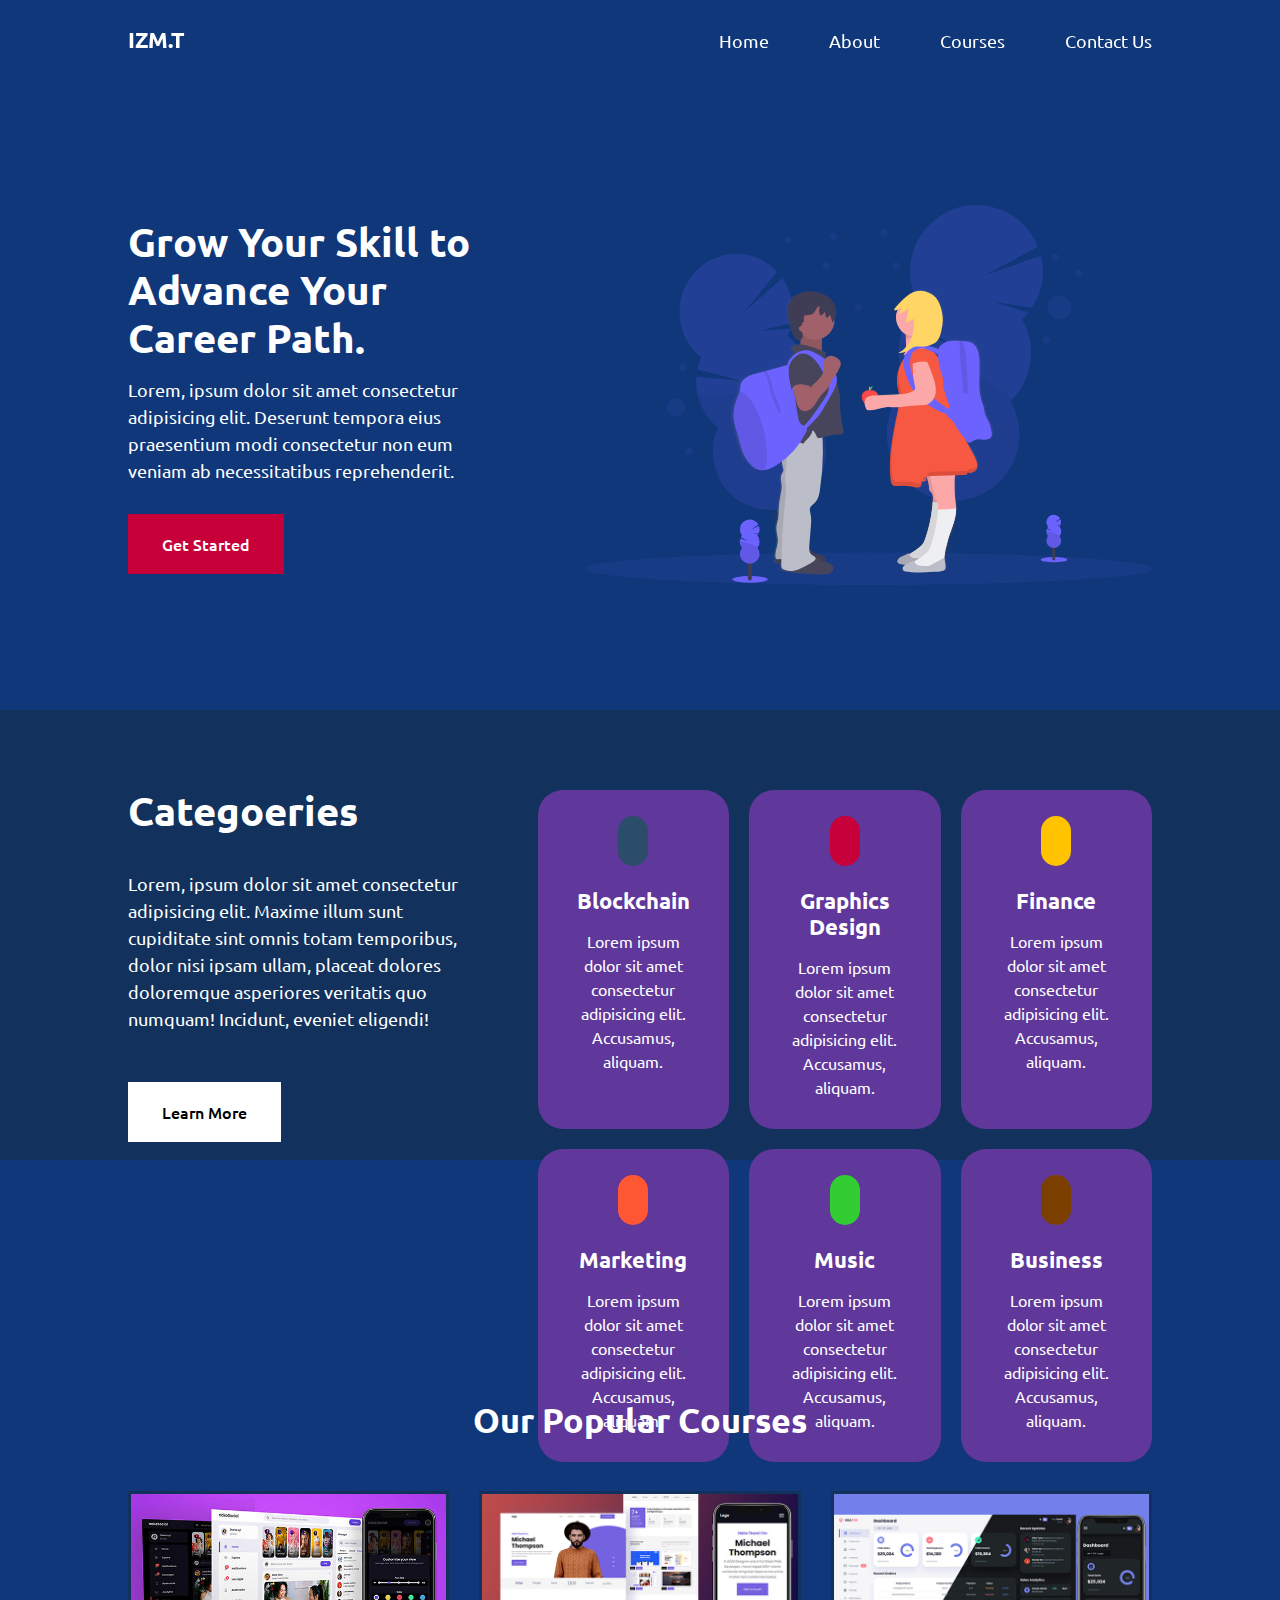
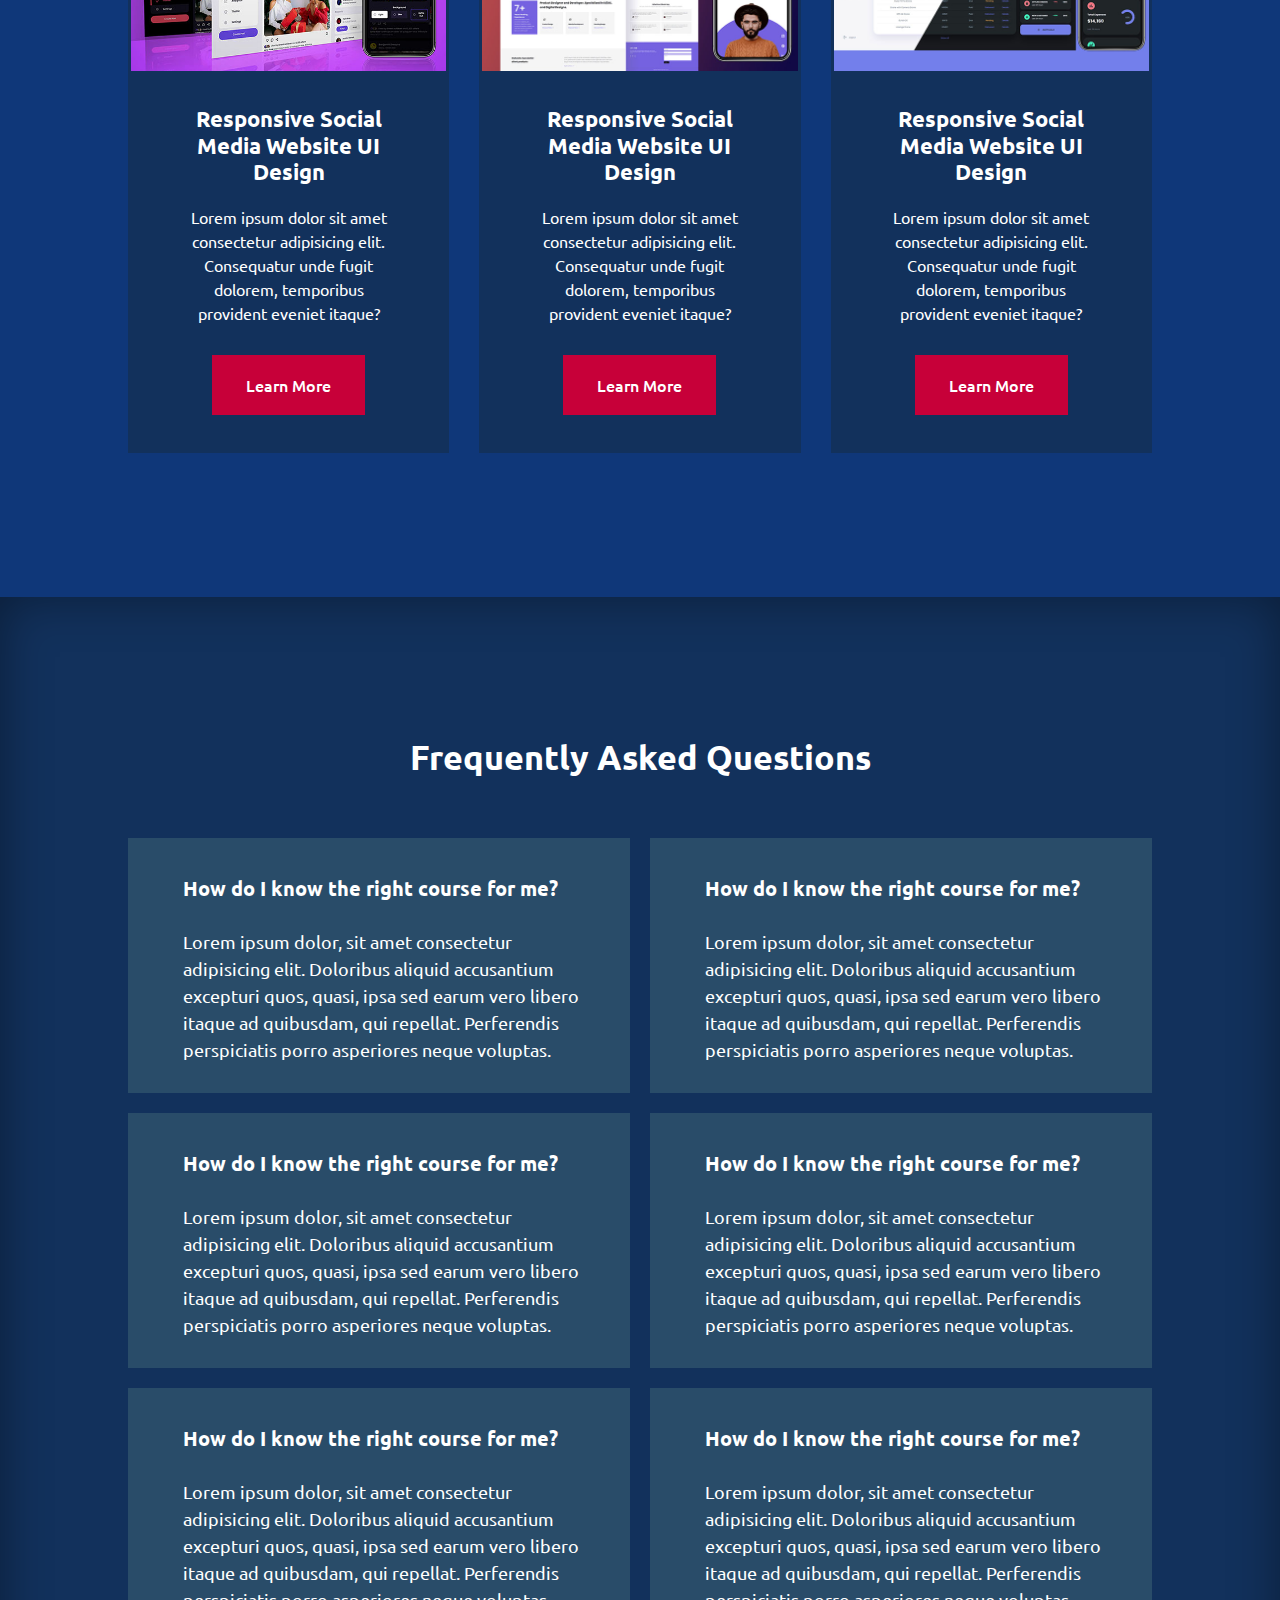
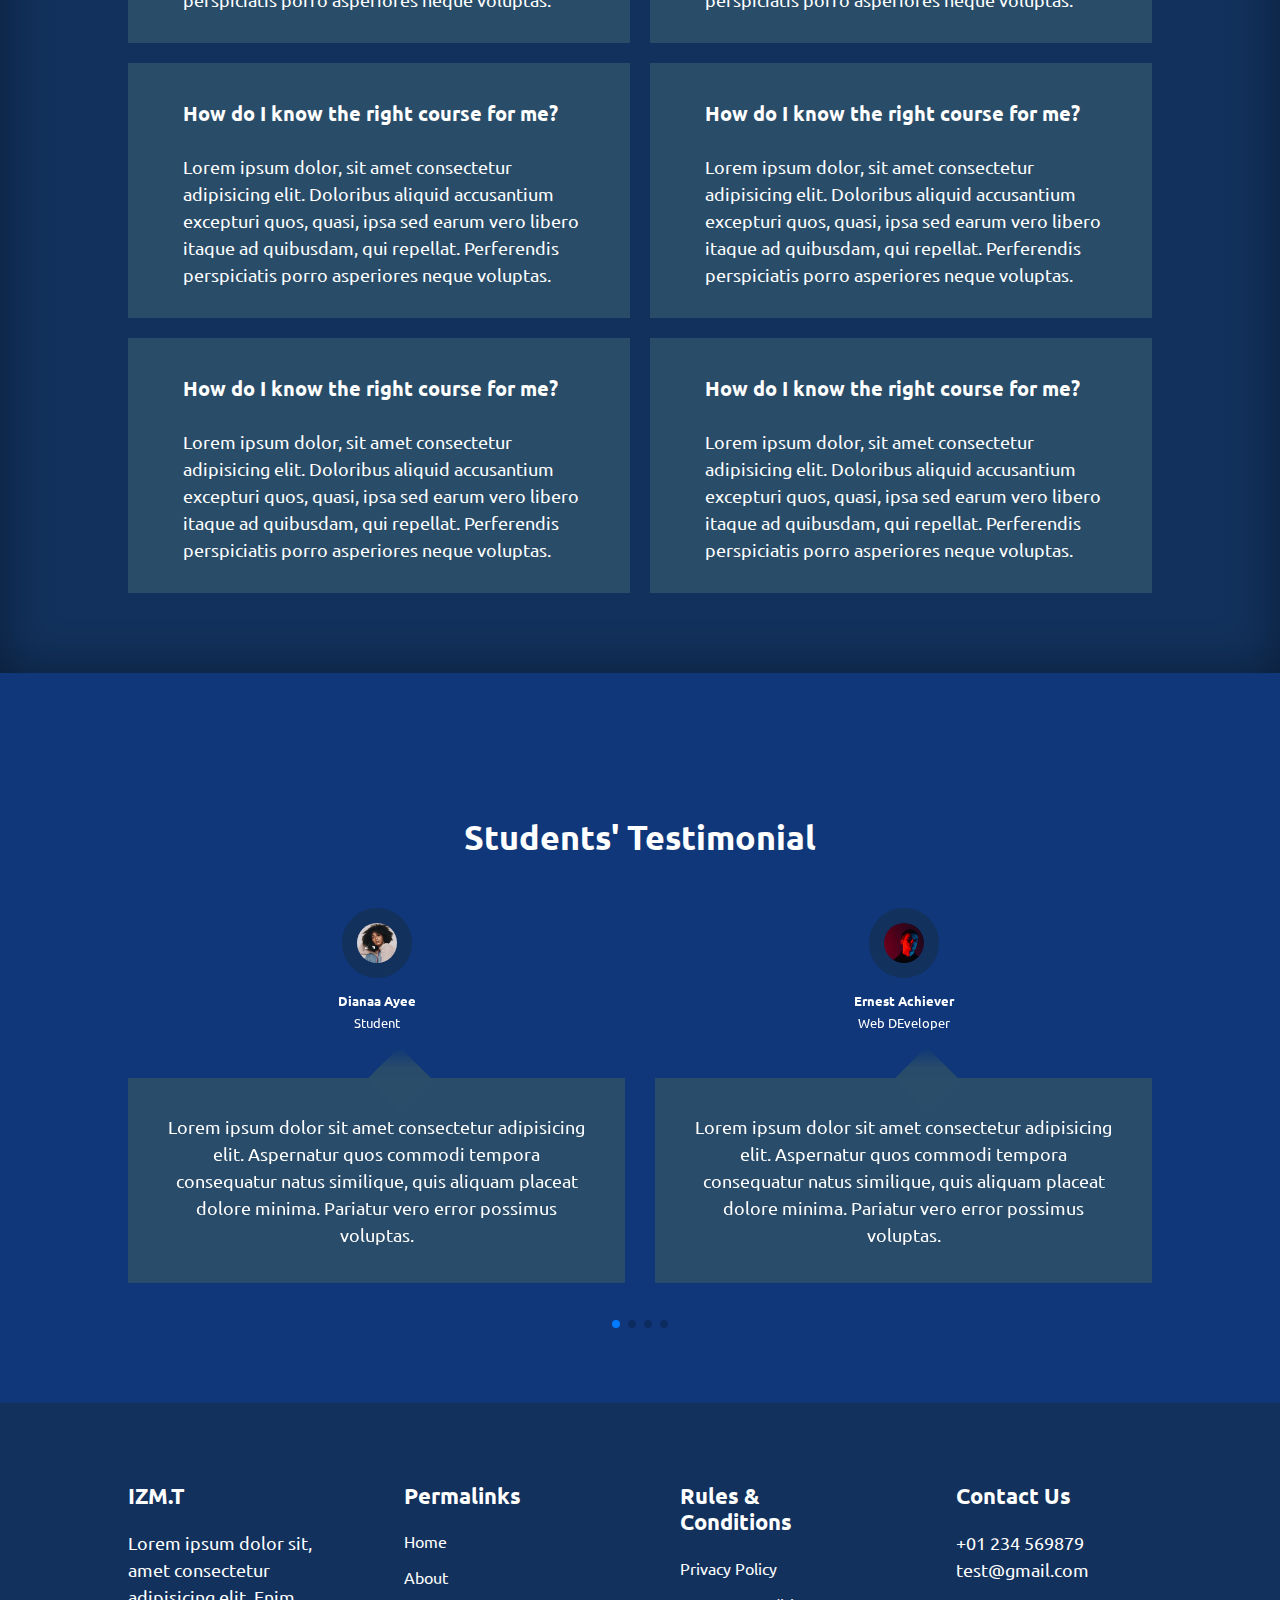
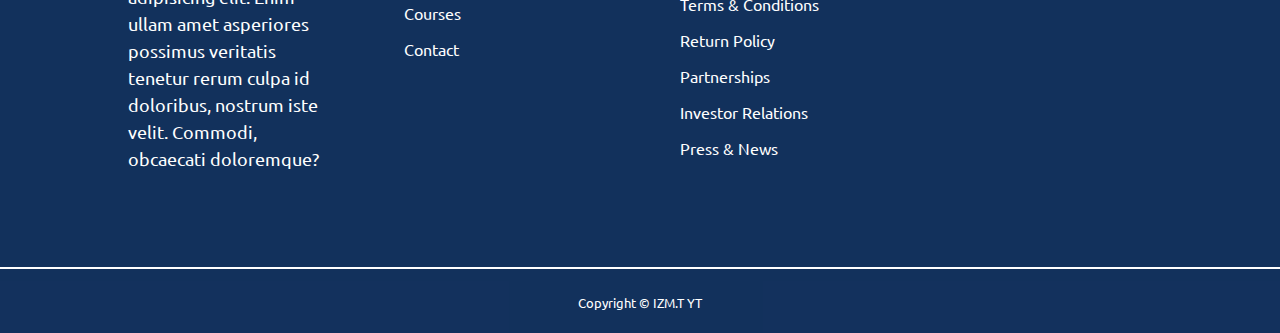
<file: index.html>
<!DOCTYPE html>
<html lang="en">
<head>
    <meta charset="UTF-8">
    <meta http-equiv="X-UA-Compatible" content="IE=edge">
    <meta name="viewport" content="width=device-width, initial-scale=1.0">
    <title>Multipage Education Website </title>

    <link rel="stylesheet" href="./css/style.css">

    <!----------------- GOOGLE FONTS-UBUNTU ----------------->
    <link rel="preconnect" href="https://fonts.googleapis.com">
    <link rel="preconnect" href="https://fonts.gstatic.com" crossorigin>
    <link
        href="https://fonts.googleapis.com/css2?family=Nunito:wght@200;400;600&family=Ubuntu:wght@300;400;500;700&display=swap"
        rel="stylesheet">

    <!-------------------- SWIPERJS CDN ---------------------->
    <link rel="stylesheet" href="https://unpkg.com/swiper@8/swiper-bundle.min.css"/>

    <!-- ICONSCOUT CDN -->
    <link rel="stylesheet" href="https://unicons.iconscout.com/release/v2.1.6/css/unicons.css">

</head>
<body>
    <nav>
        <div class="container nav_container">
            <a href="index.html">
                <h4> IZM.T </h4>
            </a>
            <ul class="nav_menu">
                <li><a href="index.html"> Home </a></li>
                <li><a href="about.html"> About </a></li>
                <li><a href="courses.html"> Courses </a></li>
                <li><a href="contact.html"> Contact Us </a></li>
            </ul>
            <button id="open-menu-btn"><i class="uil uil-bars"></i></button>
            <button id="close-menu-btn"><i class="uil uil-times"></i></i></button>
        </div>
    </nav>

    <!----------------------- END OF NAVBAR -------------------------->

    <header>
        <div class="container header_container">
            <div class="header_left">
                <h1> Grow Your Skill to Advance Your Career Path. </h1>
                <p>Lorem, ipsum dolor sit amet consectetur adipisicing elit. Deserunt tempora eius praesentium modi
                    consectetur non eum veniam ab necessitatibus reprehenderit.</p>
                <a href="courses.html" class="btn btn-primary"> Get Started </a>
            </div>
            <div class="header_right">
                <div class="header_right-image">
                    <img src="./images/header.svg">
                </div>
            </div>
        </div>
    </header>

    <!----------------------- END OF HEADER -------------------------->

    <section class="categories">
        <div class="container categories_container">
            <div class="categories_left">
                <h1> Categoeries </h1>
                <p>Lorem, ipsum dolor sit amet consectetur adipisicing elit. Maxime illum sunt cupiditate sint omnis
                    totam temporibus, dolor nisi ipsam ullam, placeat dolores doloremque asperiores veritatis quo
                    numquam! Incidunt, eveniet eligendi!</p>
                <a href="#" class="btn"> Learn More </a>
            </div>
            <div class="categories_right">
                <article class="category">
                    <span class="category_icon"><i class="uil uil-bitcoin-circle"></i></span>
                    <h4>Blockchain </h4>
                    <p>Lorem ipsum dolor sit amet consectetur adipisicing elit. Accusamus, aliquam.</p>
                </article>
                <article class="category">
                    <span class="category_icon"><i class="uil uil-palette"></i></i></span>
                    <h4>Graphics Design </h4>
                    <p>Lorem ipsum dolor sit amet consectetur adipisicing elit. Accusamus, aliquam.</p>
                </article>
                <article class="category">
                    <span class="category_icon"><i class="uil uil-dollar-alt"></i></span>
                    <h4>Finance </h4>
                    <p>Lorem ipsum dolor sit amet consectetur adipisicing elit. Accusamus, aliquam.</p>
                </article>
                <article class="category">
                    <span class="category_icon"><i class="uil uil-megaphone"></i></span>
                    <h4>Marketing </h4>
                    <p>Lorem ipsum dolor sit amet consectetur adipisicing elit. Accusamus, aliquam.</p>
                </article>
                <article class="category">
                    <span class="category_icon"><i class="uil uil-music"></i></span>
                    <h4>Music </h4>
                    <p>Lorem ipsum dolor sit amet consectetur adipisicing elit. Accusamus, aliquam.</p>
                </article>
                <article class="category">
                    <span class="category_icon"><i class="uil uil-money-insert"></i></span>
                    <h4>Business </h4>
                    <p>Lorem ipsum dolor sit amet consectetur adipisicing elit. Accusamus, aliquam.</p>
                </article>
            </div>
        </div>
    </section>

    <!----------------------- END OF CATEGORIES -------------------------->

    <section class="courses">
        <h2> Our Popular Courses </h2>
        <div class="container courses_cointainer">
            <article class="courses_details">
                <div class="courses_image">
                    <img src="./images/course1.jpg">
                </div>
                <div class="courses_info">
                    <h4> Responsive Social Media Website UI Design </h4>
                    <p>Lorem ipsum dolor sit amet consectetur adipisicing elit. Consequatur unde fugit dolorem,
                        temporibus provident eveniet itaque?</p>
                    <a href="courses.html" class="btn btn-primary">Learn More</a>
                </div>
            </article>
            <article class="courses_details">
                <div class="courses_image">
                    <img src="./images/course2.jpg">
                </div>
                <div class="courses_info">
                    <h4> Responsive Social Media Website UI Design </h4>
                    <p>Lorem ipsum dolor sit amet consectetur adipisicing elit. Consequatur unde fugit dolorem,
                        temporibus provident eveniet itaque?</p>
                    <a href="courses.html" class="btn btn-primary">Learn More</a>
                </div>
            </article>
            <article class="courses_details">
                <div class="courses_image">
                    <img src="./images/course3.jpg">
                </div>
                <div class="courses_info">
                    <h4> Responsive Social Media Website UI Design </h4>
                    <p>Lorem ipsum dolor sit amet consectetur adipisicing elit. Consequatur unde fugit dolorem,
                        temporibus provident eveniet itaque?</p>
                    <a href="courses.html" class="btn btn-primary">Learn More</a>
                </div>
            </article>
        </div>
    </section>

    <!----------------------- END OF COURSES -------------------------->

    <section class="faqs">
        <h2> Frequently Asked Questions </h2>
        <div class="container faqs_container">
            <article class="faq open">
                <div class="faqs_icon"><i class="uil uil-plus"></i></div>
                <div class="questions_answer">
                    <h4>How do I know the right course for me?</h4>
                    <p>Lorem ipsum dolor, sit amet consectetur adipisicing elit. Doloribus aliquid accusantium excepturi
                        quos, quasi, ipsa sed earum vero libero itaque ad quibusdam, qui repellat. Perferendis
                        perspiciatis porro asperiores neque voluptas.</p>
                </div>
            </article>
            <article class="faq open">
                <div class="faqs_icon"><i class="uil uil-plus"></i></div>
                <div class="questions_answer">
                    <h4>How do I know the right course for me?</h4>
                    <p>Lorem ipsum dolor, sit amet consectetur adipisicing elit. Doloribus aliquid accusantium excepturi
                        quos, quasi, ipsa sed earum vero libero itaque ad quibusdam, qui repellat. Perferendis
                        perspiciatis porro asperiores neque voluptas.</p>
                </div>
            </article>
            <article class="faq open">
                <div class="faqs_icon"><i class="uil uil-plus"></i></div>
                <div class="questions_answer">
                    <h4>How do I know the right course for me?</h4>
                    <p>Lorem ipsum dolor, sit amet consectetur adipisicing elit. Doloribus aliquid accusantium excepturi
                        quos, quasi, ipsa sed earum vero libero itaque ad quibusdam, qui repellat. Perferendis
                        perspiciatis porro asperiores neque voluptas.</p>
                </div>
            </article>
            <article class="faq open">
                <div class="faqs_icon"><i class="uil uil-plus"></i></div>
                <div class="questions_answer">
                    <h4>How do I know the right course for me?</h4>
                    <p>Lorem ipsum dolor, sit amet consectetur adipisicing elit. Doloribus aliquid accusantium excepturi
                        quos, quasi, ipsa sed earum vero libero itaque ad quibusdam, qui repellat. Perferendis
                        perspiciatis porro asperiores neque voluptas.</p>
                </div>
            </article>
            <article class="faq open">
                <div class="faqs_icon"><i class="uil uil-plus"></i></div>
                <div class="questions_answer">
                    <h4>How do I know the right course for me?</h4>
                    <p>Lorem ipsum dolor, sit amet consectetur adipisicing elit. Doloribus aliquid accusantium excepturi
                        quos, quasi, ipsa sed earum vero libero itaque ad quibusdam, qui repellat. Perferendis
                        perspiciatis porro asperiores neque voluptas.</p>
                </div>
            </article>
            <article class="faq open">
                <div class="faqs_icon"><i class="uil uil-plus"></i></div>
                <div class="questions_answer">
                    <h4>How do I know the right course for me?</h4>
                    <p>Lorem ipsum dolor, sit amet consectetur adipisicing elit. Doloribus aliquid accusantium excepturi
                        quos, quasi, ipsa sed earum vero libero itaque ad quibusdam, qui repellat. Perferendis
                        perspiciatis porro asperiores neque voluptas.</p>
                </div>
            </article>
            <article class="faq open">
                <div class="faqs_icon"><i class="uil uil-plus"></i></div>
                <div class="questions_answer">
                    <h4>How do I know the right course for me?</h4>
                    <p>Lorem ipsum dolor, sit amet consectetur adipisicing elit. Doloribus aliquid accusantium excepturi
                        quos, quasi, ipsa sed earum vero libero itaque ad quibusdam, qui repellat. Perferendis
                        perspiciatis porro asperiores neque voluptas.</p>
                </div>
            </article>
            <article class="faq open">
                <div class="faqs_icon"><i class="uil uil-plus"></i></div>
                <div class="questions_answer">
                    <h4>How do I know the right course for me?</h4>
                    <p>Lorem ipsum dolor, sit amet consectetur adipisicing elit. Doloribus aliquid accusantium excepturi
                        quos, quasi, ipsa sed earum vero libero itaque ad quibusdam, qui repellat. Perferendis
                        perspiciatis porro asperiores neque voluptas.</p>
                </div>
            </article>
            <article class="faq open">
                <div class="faqs_icon">
                    <i class="uil uil-plus"></i>
                </div>
                <div class="questions_answer">
                    <h4>How do I know the right course for me?</h4>
                    <p>Lorem ipsum dolor, sit amet consectetur adipisicing elit. Doloribus aliquid accusantium excepturi
                        quos, quasi, ipsa sed earum vero libero itaque ad quibusdam, qui repellat. Perferendis
                        perspiciatis porro asperiores neque voluptas.</p>
                </div>
            </article>
            <article class="faq open">
                <div class="faqs_icon">
                    <i class="uil uil-plus"></i>
                </div>
                <div class="questions_answer">
                    <h4>How do I know the right course for me?</h4>
                    <p>Lorem ipsum dolor, sit amet consectetur adipisicing elit. Doloribus aliquid accusantium excepturi
                        quos, quasi, ipsa sed earum vero libero itaque ad quibusdam, qui repellat. Perferendis
                        perspiciatis porro asperiores neque voluptas.</p>
                </div>
            </article>
        </div>
    </section>

    <!----------------------- END OF FAQS -------------------------->

    <section class="container testimonial_container mySwiper">
        <h2> Students' Testimonial </h2>
        <div class="swiper-wrapper">
            <article class="testimonial swiper-slide">
                <div class="avatar">
                    <img src="./images/avatar1.jpg">
                </div>
                <div class="testimonial_info">
                    <h5>Dianaa Ayee</h5>
                    <small>Student </small>
                </div>
                <div class="testimonial_body">
                    <p>Lorem ipsum dolor sit amet consectetur adipisicing elit. Aspernatur quos commodi tempora
                        consequatur natus similique, quis aliquam placeat dolore minima. Pariatur vero error possimus
                        voluptas.</p>
                </div>
            </article>
            <article class="testimonial swiper-slide">
                <div class="avatar">
                    <img src="./images/avatar2.jpg">
                </div>
                <div class="testimonial_info">
                    <h5>Ernest Achiever</h5>
                    <small>Web DEveloper </small>
                </div>
                <div class="testimonial_body">
                    <p>Lorem ipsum dolor sit amet consectetur adipisicing elit. Aspernatur quos commodi tempora
                        consequatur natus similique, quis aliquam placeat dolore minima. Pariatur vero error possimus
                        voluptas.</p>
                </div>
            </article>
            <article class="testimonial swiper-slide">
                <div class="avatar">
                    <img src="./images/avatar3.jpg">
                </div>
                <div class="testimonial_info">
                    <h5>Edem Quist</h5>
                    <small>Student </small>
                </div>
                <div class="testimonial_body">
                    <p>Lorem ipsum dolor sit amet consectetur adipisicing elit. Aspernatur quos commodi tempora
                        consequatur natus similique, quis aliquam placeat dolore minima. Pariatur vero error possimus
                        voluptas.</p>
                </div>
            </article>
            <article class="testimonial swiper-slide">
                <div class="avatar">
                    <img src="./images/avatar4.jpg">
                </div>
                <div class="testimonial_info">
                    <h5>Haija bintu</h5>
                    <small>Graphics Designer</small>
                </div>
                <div class="testimonial_body">
                    <p>Lorem ipsum dolor sit amet consectetur adipisicing elit. Aspernatur quos commodi tempora
                        consequatur natus similique, quis aliquam placeat dolore minima. Pariatur vero error possimus
                        voluptas.</p>
                </div>
            </article>
            <article class="testimonial swiper-slide">
                <div class="avatar">
                    <img src="./images/avatar5.jpg">
                </div>
                <div class="testimonial_info">
                    <h5>Janee Doee</h5>
                    <small>Full-Stack Developer </small>
                </div>
                <div class="testimonial_body">
                    <p>Lorem ipsum dolor sit amet consectetur adipisicing elit. Aspernatur quos commodi tempora
                        consequatur natus similique, quis aliquam placeat dolore minima. Pariatur vero error possimus
                        voluptas.</p>
                </div>
            </article>
            <div class="swiper-pagination"></div>
        </div>
    </section>

    <!----------------------- END OF TESTIMONIAL -------------------------->

    <footer>
        <div class="container footer_container">
            <div class="footer_1">
                <a href="index.html" class="footer_logo">
                    <h4> IZM.T </h4>
                </a>
                <p>Lorem ipsum dolor sit, amet consectetur adipisicing elit. Enim ullam amet asperiores possimus
                    veritatis tenetur rerum culpa id doloribus, nostrum iste velit. Commodi, obcaecati doloremque?</p>
            </div>
            <div class="footer_2">
                <h4> Permalinks </h4>
                <ul>
                    <li><a href="index.html">Home </a></li>
                    <li><a href="about.html">About </a></li>
                    <li><a href="courses.html">Courses </a></li>
                    <li><a href="contact.html">Contact </a></li>
                </ul>
            </div>
            <div class="footer_3">
                <h4> Rules & Conditions </h4>
                <ul class="Privacy">
                    <li><a href="#">Privacy Policy </a></li>
                    <li><a href="#">Terms & Conditions </a></li>
                    <li><a href="#">Return Policy </a></li>
                    <li><a href="#">Partnerships </a></li>
                    <li><a href="#">Investor Relations </a></li>
                    <li><a href="#">Press & News </a></li>
                </ul>
            </div>
            <div class="footer_4">
                <h4> Contact Us </h4>
                <div>
                    <p>+01 234 569879 </p>
                    <p>test@gmail.com </p>
                </div>
                <ul class="footer_social">
                    <li>
                        <a href="#"><i class="uil uil-facebook"></i></a>
                    </li>
                    <li>
                        <a href="#"><i class="uil uil-instagram-alt"></i></a>
                    </li>
                    <li>
                        <a href="#"><i class="uil uil-linkedin"></i></a>
                    </li>
                    <li>
                        <a href="#"><i class="uil uil-twitter-alt"></i></a>
                    </li>
                </ul>
            </div>
        </div>
        <div class="footer_copyright">
            <small>Copyright &copy; IZM.T YT </small>
        </div>
    </footer>

    <!--------------------- JAVASCRIPT -------------------------->

    <script src="https://unpkg.com/swiper@8/swiper-bundle.min.js"></script>
    <script src="./main.js"></script>
    <script>
        var swiper = new Swiper(".mySwiper", {
            slidesPerView: 1,
            spaceBetween: 30,
            freeMode: true,
            pagination: {
                el: ".swiper-pagination",
                clickable: true,
            },
            // WHEN WINDOW WIDTH IS >=600px
            breakpoints: {
                600: {
                    slidesPerView: 2,
                }
            }
        });
    </script>
</body>
</html>
</file>
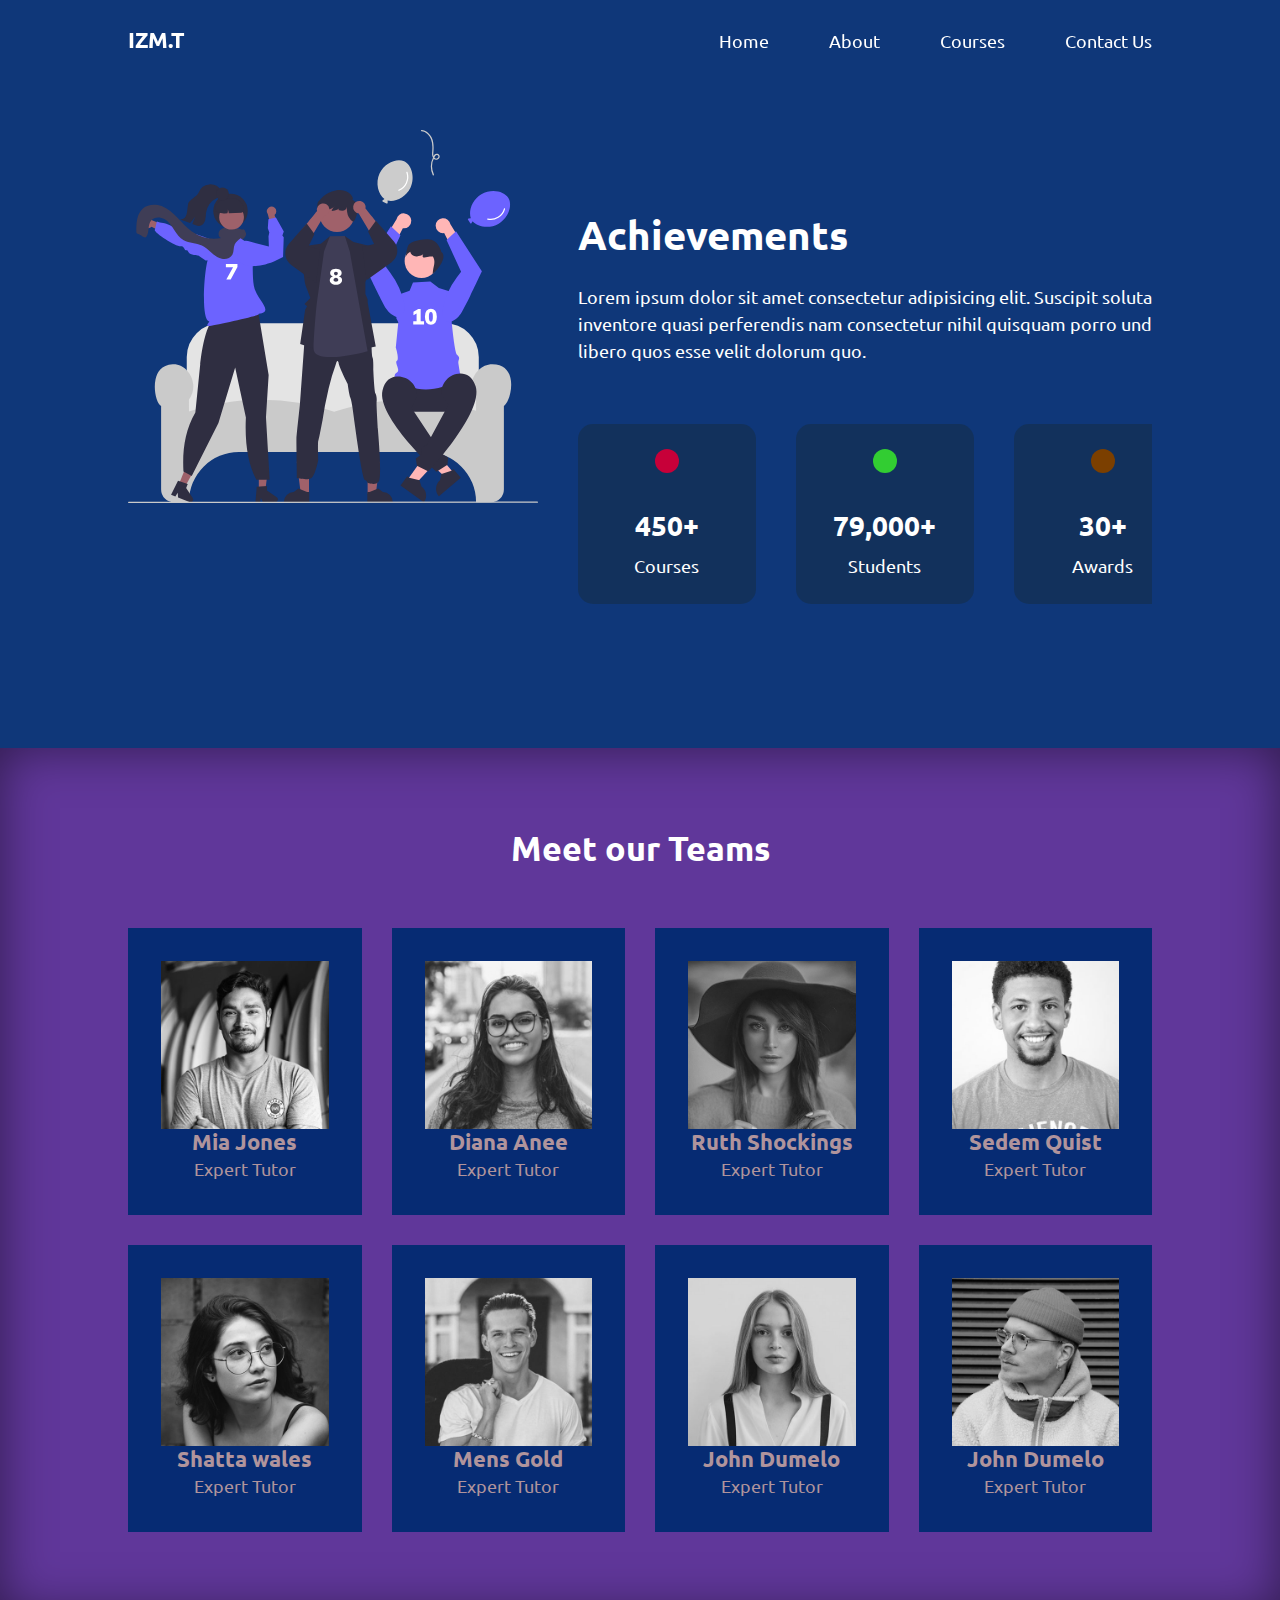
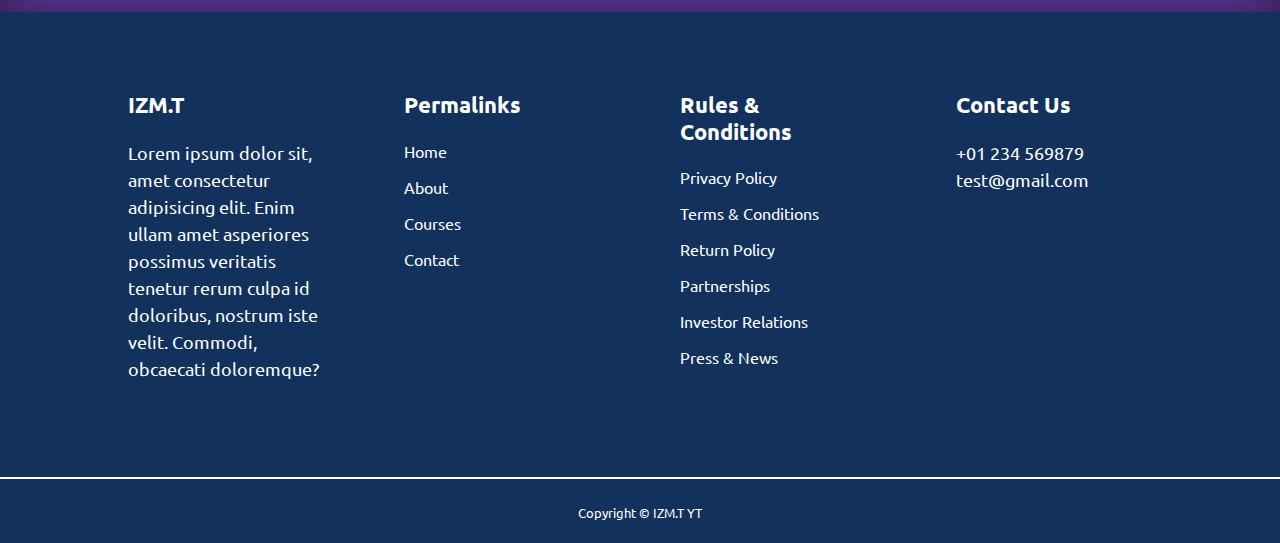
<file: about.html>
<!DOCTYPE html>
<html lang="en">

<head>
    <meta charset="UTF-8">
    <meta http-equiv="X-UA-Compatible" content="IE=edge">
    <meta name="viewport" content="width=device-width, initial-scale=1.0">
    <title>Multipage Education Website </title>

    <link rel="stylesheet" href="./css/style.css">
    <link rel="stylesheet" href="./css/about.css">

    <!----------------- GOOGLE FONTS-UBUNTU ----------------->
    <link rel="preconnect" href="https://fonts.googleapis.com">
    <link rel="preconnect" href="https://fonts.gstatic.com" crossorigin>
    <link
        href="https://fonts.googleapis.com/css2?family=Nunito:wght@200;400;600&family=Ubuntu:wght@300;400;500;700&display=swap"
        rel="stylesheet">

    <!-------------------- SWIPERJS CDN ---------------------->
    <link rel="stylesheet" href="https://unpkg.com/swiper@8/swiper-bundle.min.css" />

    <!-- ICONSCOUT CDN -->
    <link rel="stylesheet" href="https://unicons.iconscout.com/release/v2.1.6/css/unicons.css">
</head>

<body>
    <nav>
        <div class="container nav_container">
            <a href="index.html">
                <h4> IZM.T </h4>
            </a>

            <ul class="nav_menu">

                <li><a href="index.html"> Home </a></li>
                <li><a href="about.html"> About </a></li>
                <li><a href="courses.html"> Courses </a></li>
                <li><a href="contact.html"> Contact Us </a></li>

            </ul>
            <button id="open-menu-btn"><i class="uil uil-bars"></i></button>
            <button id="close-menu-btn"><i class="uil uil-times"></i></i></button>
        </div>
    </nav>
    <!----------------------- END OF NAVBAR -------------------------->

    <section class="about_achievements">
        <div class="container about_achievements-container">

            <div class="about-left">
                <img src="./images/about achievements.svg">
            </div>
            <div class="about-right">
                <h1> Achievements </h1>
                <p>Lorem ipsum dolor sit amet consectetur adipisicing elit. Suscipit soluta, inventore quasi perferendis
                    nam consectetur nihil quisquam porro unde libero quos esse velit dolorum quo.</p>
                <div class="achievements_cards">
                    <article class="achievements_card">
                        <span class="achievements_icon"><i class="uil uil-video"></i></span>
                        <h3> 450+ </h3>
                        <p> Courses </p>
                    </article>

                    <article class="achievements_card">
                        <span class="achievements_icon"><i class="uil uil-users-alt"></i></span>
                        <h3> 79,000+ </h3>
                        <p> Students </p>
                    </article>

                    <article class="achievements_card">
                        <span class="achievements_icon"><i class="uil uil-award"></i></span>
                        <h3> 30+ </h3>
                        <p> Awards </p>
                    </article>
                </div>
            </div>
        </div>
    </section>
    <!-- =============================END OF ACHIEVEMENTS========================== -->

    <section class="team">
        <h2>Meet our Teams</h2>
        <div class="container team_container">
            <article class="team_member">
                <div class="team_member-image">
                    <img src="./images/tm1.jpg" alt="" srcset="">
                </div>
                <div class="team_member-info">
                    <h4>Mia Jones</h4>
                    <p>Expert Tutor</p>
                </div>
                <div class="social_icons">
                    <a href="https://www.facebook.com/" target="_blank"><i class="uil uil-facebook"></i></a>
                    <a href="https://www.linkedin.com/"><i class="uil uil-linkedin"></i></a>
                    <a href="https://www.instagram.com/"><i class="uil uil-instagram"></i></a>
                </div>
            </article>

            <article class="team_member">
                <div class="team_member-image">
                    <img src="./images/tm2.jpg" alt="" srcset="">
                </div>
                <div class="team_member-info">
                    <h4>Diana Anee</h4>
                    <p>Expert Tutor</p>
                </div>
                <div class="social_icons">
                    <a href="https://www.facebook.com/" target="_blank"><i class="uil uil-facebook"></i></a>
                    <a href="https://www.linkedin.com/"><i class="uil uil-linkedin"></i></a>
                    <a href="https://www.instagram.com/"><i class="uil uil-instagram"></i></a>
                </div>
            </article>

            <article class="team_member">
                <div class="team_member-image">
                    <img src="./images/tm3.jpg" alt="" srcset="">
                </div>
                <div class="team_member-info">
                    <h4>Ruth Shockings</h4>
                    <p>Expert Tutor</p>
                </div>
                <div class="social_icons">
                    <a href="https://www.facebook.com/" target="_blank"><i class="uil uil-facebook"></i></a>
                    <a href="https://www.linkedin.com/"><i class="uil uil-linkedin"></i></a>
                    <a href="https://www.instagram.com/"><i class="uil uil-instagram"></i></a>
                </div>
            </article>

            <article class="team_member">
                <div class="team_member-image">
                    <img src="./images/tm4.jpg" alt="" srcset="">
                </div>
                <div class="team_member-info">
                    <h4>Sedem Quist</h4>
                    <p>Expert Tutor</p>
                </div>
                <div class="social_icons">
                    <a href="https://www.facebook.com/" target="_blank"><i class="uil uil-facebook"></i></a>
                    <a href="https://www.linkedin.com/"><i class="uil uil-linkedin"></i></a>
                    <a href="https://www.instagram.com/"><i class="uil uil-instagram"></i></a>
                </div>
            </article>

            <article class="team_member">
                <div class="team_member-image">
                    <img src="./images/tm5.jpg" alt="" srcset="">
                </div>
                <div class="team_member-info">
                    <h4>Shatta wales</h4>
                    <p>Expert Tutor</p>
                </div>
                <div class="social_icons">
                    <a href="https://www.facebook.com/" target="_blank"><i class="uil uil-facebook"></i></a>
                    <a href="https://www.linkedin.com/"><i class="uil uil-linkedin"></i></a>
                    <a href="https://www.instagram.com/"><i class="uil uil-instagram"></i></a>
                </div>
            </article>

            <article class="team_member">
                <div class="team_member-image">
                    <img src="./images/tm6.jpg" alt="" srcset="">
                </div>
                <div class="team_member-info">
                    <h4>Mens Gold</h4>
                    <p>Expert Tutor</p>
                </div>
                <div class="social_icons">
                    <a href="https://www.facebook.com/" target="_blank"><i class="uil uil-facebook"></i></a>
                    <a href="https://www.linkedin.com/"><i class="uil uil-linkedin"></i></a>
                    <a href="https://www.instagram.com/"><i class="uil uil-instagram"></i></a>
                </div>
            </article>

            <article class="team_member">
                <div class="team_member-image">
                    <img src="./images/tm7.jpg" alt="" srcset="">
                </div>
                <div class="team_member-info">
                    <h4>John Dumelo</h4>
                    <p>Expert Tutor</p>
                </div>
                <div class="social_icons">
                    <a href="https://www.facebook.com/" target="_blank"><i class="uil uil-facebook"></i></a>
                    <a href="https://www.linkedin.com/"><i class="uil uil-linkedin"></i></a>
                    <a href="https://www.instagram.com/"><i class="uil uil-instagram"></i></a>
                </div>
            </article>

            <article class="team_member">
                <div class="team_member-image">
                    <img src="./images/tm8.jpg" alt="" srcset="">
                </div>
                <div class="team_member-info">
                    <h4>John Dumelo</h4>
                    <p>Expert Tutor</p>
                </div>
                <div class="social_icons">
                    <a href="https://www.facebook.com/" target="_blank"><i class="uil uil-facebook"></i></a>
                    <a href="https://www.linkedin.com/"><i class="uil uil-linkedin"></i></a>
                    <a href="https://www.instagram.com/"><i class="uil uil-instagram"></i></a>
                </div>
            </article>
        </div>
    </section>
    <!-- =============================END OF TEAMS========================== -->

    <footer>
        <div class="container footer_container">

            <div class="footer_1">
                <a href="index.html" class="footer_logo">
                    <h4> IZM.T </h4>
                </a>
                <p>Lorem ipsum dolor sit, amet consectetur adipisicing elit. Enim ullam amet asperiores possimus
                    veritatis tenetur rerum culpa id doloribus, nostrum iste velit. Commodi, obcaecati doloremque?</p>
            </div>

            <div class="footer_2">
                <h4> Permalinks </h4>
                <ul>
                    <li><a href="index.html">Home </a></li>
                    <li><a href="about.html">About </a></li>
                    <li><a href="courses.html">Courses </a></li>
                    <li><a href="contact.html">Contact </a></li>
                </ul>
            </div>

            <div class="footer_3">
                <h4> Rules & Conditions </h4>
                <ul class="Privacy">
                    <li><a href="#">Privacy Policy </a></li>
                    <li><a href="#">Terms & Conditions </a></li>
                    <li><a href="#">Return Policy </a></li>
                    <li><a href="#">Partnerships </a></li>
                    <li><a href="#">Investor Relations </a></li>
                    <li><a href="#">Press & News </a></li>
                </ul>

            </div>

            <div class="footer_4">
                <h4> Contact Us </h4>
                <div>
                    <p>+01 234 569879 </p>
                    <p>test@gmail.com </p>
                </div>
                <ul class="footer_social">
                    <li>
                        <a href="#"><i class="uil uil-facebook"></i></a>
                    </li>
                    <li>
                        <a href="#"><i class="uil uil-instagram-alt"></i></a>
                    </li>
                    <li>
                        <a href="#"><i class="uil uil-linkedin"></i></a>
                    </li>
                    <li>
                        <a href="#"><i class="uil uil-twitter-alt"></i></a>
                    </li>
                </ul>
            </div>
        </div>
        <div class="footer_copyright">
            <small>Copyright &copy; IZM.T YT </small>
        </div>
    </footer>

    <script src="./main.js"></script>

</body>

</html>
</file>
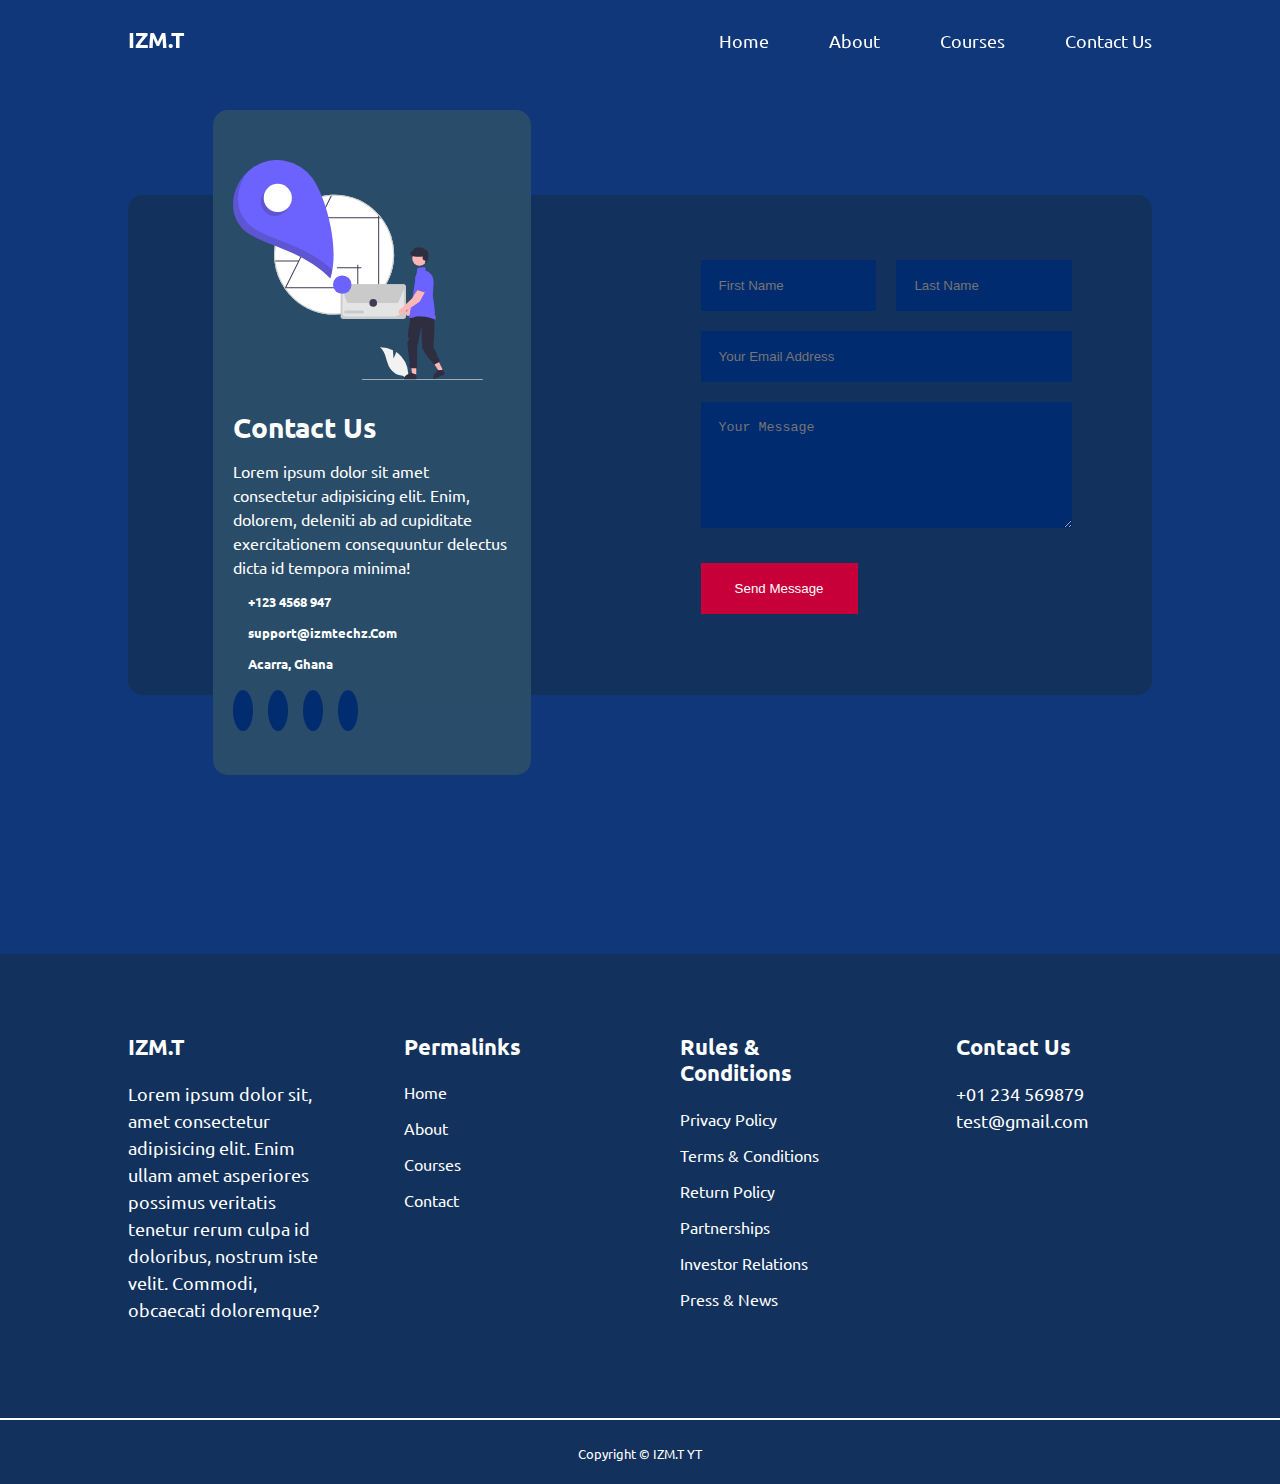
<file: contact.html>
<!DOCTYPE html>
<html lang="en">

<head>
    <meta charset="UTF-8">
    <meta http-equiv="X-UA-Compatible" content="IE=edge">
    <meta name="viewport" content="width=device-width, initial-scale=1.0">
    <title>Multipage Education Website </title>

    <link rel="stylesheet" href="./css/style.css">
    <link rel="stylesheet" href="./css/contact.css">

    <!----------------- GOOGLE FONTS-UBUNTU ----------------->
    <link rel="preconnect" href="https://fonts.googleapis.com">
    <link rel="preconnect" href="https://fonts.gstatic.com" crossorigin>
    <link
        href="https://fonts.googleapis.com/css2?family=Nunito:wght@200;400;600&family=Ubuntu:wght@300;400;500;700&display=swap"
        rel="stylesheet">

    <!-------------------- SWIPERJS CDN ---------------------->
    <link rel="stylesheet" href="https://unpkg.com/swiper@8/swiper-bundle.min.css" />

    <!-- ICONSCOUT CDN -->
    <link rel="stylesheet" href="https://unicons.iconscout.com/release/v2.1.6/css/unicons.css">
</head>

<body>
    <nav>
        <div class="container nav_container">
            <a href="index.html">
                <h4> IZM.T </h4>
            </a>

            <ul class="nav_menu">

                <li><a href="index.html"> Home </a></li>
                <li><a href="about.html"> About </a></li>
                <li><a href="courses.html"> Courses </a></li>
                <li><a href="contact.html"> Contact Us </a></li>

            </ul>
            <button id="open-menu-btn"><i class="uil uil-bars"></i></button>
            <button id="close-menu-btn"><i class="uil uil-times"></i></i></button>
        </div>
    </nav>
    <!--=============================END OF NAVBAR ======================== -->

    <section class="contact">
        <div class="container contact_container">
            <aside class="contact_aside">
                <div class="aside_image">
                    <img src="./images/contact.svg">
                </div>
                <h2> Contact Us </h2>
                <p>Lorem ipsum dolor sit amet consectetur adipisicing elit. Enim, dolorem, deleniti ab ad cupiditate
                    exercitationem consequuntur delectus dicta id tempora minima!
                </p>
                <ul class="contact_details">
                    <li>
                        <i class="uil uil-phone-alt"></i>
                        <h5>+123 4568 947</h5>
                    </li>
                </ul>

                <ul class="contact_details">
                    <li>
                        <i class="uil uil-envelope"></i>
                        <h5>support@izmtechz.Com</h5>

                    </li>
                </ul>

                <ul class="contact_details">
                    <li>
                        <i class="uil uil-phone-alt"></i>
                        <h5>Acarra, Ghana </h5>
                    </li>
                </ul>
                <ul class="contact_socials">
                    <li>
                        <a href="#"><i class="uil uil-twitter-alt"></i></a>
                    </li>
                    <li>
                        <a href="#"><i class="uil uil-linkedin"></i></a>
                    </li>
                    <li>
                        <a href="#"><i class="uil uil-instagram-alt"></i></a>
                    </li>
                    <li>
                        <a href="#"><i class="uil uil-facebook"></i></a>
                    </li>
                </ul>
            </aside>

            <form action="https://formspree.io/f/moqrrwnr" method="POST">
                <div class="form_name">
                    <input type="text" name="First Name" placeholder="First Name" required>
                    <input type="text" name="Last Name" placeholder="Last Name" required>
                </div>
                <input type="email" name="Email Address" placeholder="Your Email Address " required>
                <textarea name="Message" rows="6" placeholder="Your Message" required></textarea>
                <button type="submit" class="btn btn-primary">Send Message</button>
            </form>
        </div>
    </section>
    <!--=============================END OF CONTACT FORM==================== -->

    <footer>
        <div class="container footer_container">

            <div class="footer_1">
                <a href="index.html" class="footer_logo">
                    <h4> IZM.T </h4>
                </a>
                <p>Lorem ipsum dolor sit, amet consectetur adipisicing elit. Enim ullam amet asperiores possimus
                    veritatis tenetur rerum culpa id doloribus, nostrum iste velit. Commodi, obcaecati doloremque?</p>
            </div>

            <div class="footer_2">
                <h4> Permalinks </h4>
                <ul>
                    <li><a href="index.html">Home </a></li>
                    <li><a href="about.html">About </a></li>
                    <li><a href="courses.html">Courses </a></li>
                    <li><a href="contact.html">Contact </a></li>
                </ul>
            </div>

            <div class="footer_3">
                <h4> Rules & Conditions </h4>
                <ul class="Privacy">
                    <li><a href="#">Privacy Policy </a></li>
                    <li><a href="#">Terms & Conditions </a></li>
                    <li><a href="#">Return Policy </a></li>
                    <li><a href="#">Partnerships </a></li>
                    <li><a href="#">Investor Relations </a></li>
                    <li><a href="#">Press & News </a></li>
                </ul>

            </div>

            <div class="footer_4">
                <h4> Contact Us </h4>
                <div>
                    <p>+01 234 569879 </p>
                    <p>test@gmail.com </p>
                </div>
                <ul class="footer_social">
                    <li>
                        <a href="#"><i class="uil uil-facebook"></i></a>
                    </li>
                    <li>
                        <a href="#"><i class="uil uil-instagram-alt"></i></a>
                    </li>
                    <li>
                        <a href="#"><i class="uil uil-linkedin"></i></a>
                    </li>
                    <li>
                        <a href="#"><i class="uil uil-twitter-alt"></i></a>
                    </li>
                </ul>
            </div>
        </div>
        <div class="footer_copyright">
            <small>Copyright &copy; IZM.T YT </small>
        </div>
    </footer>

    <script src="./main.js"></script>

</body>

</html>
</file>
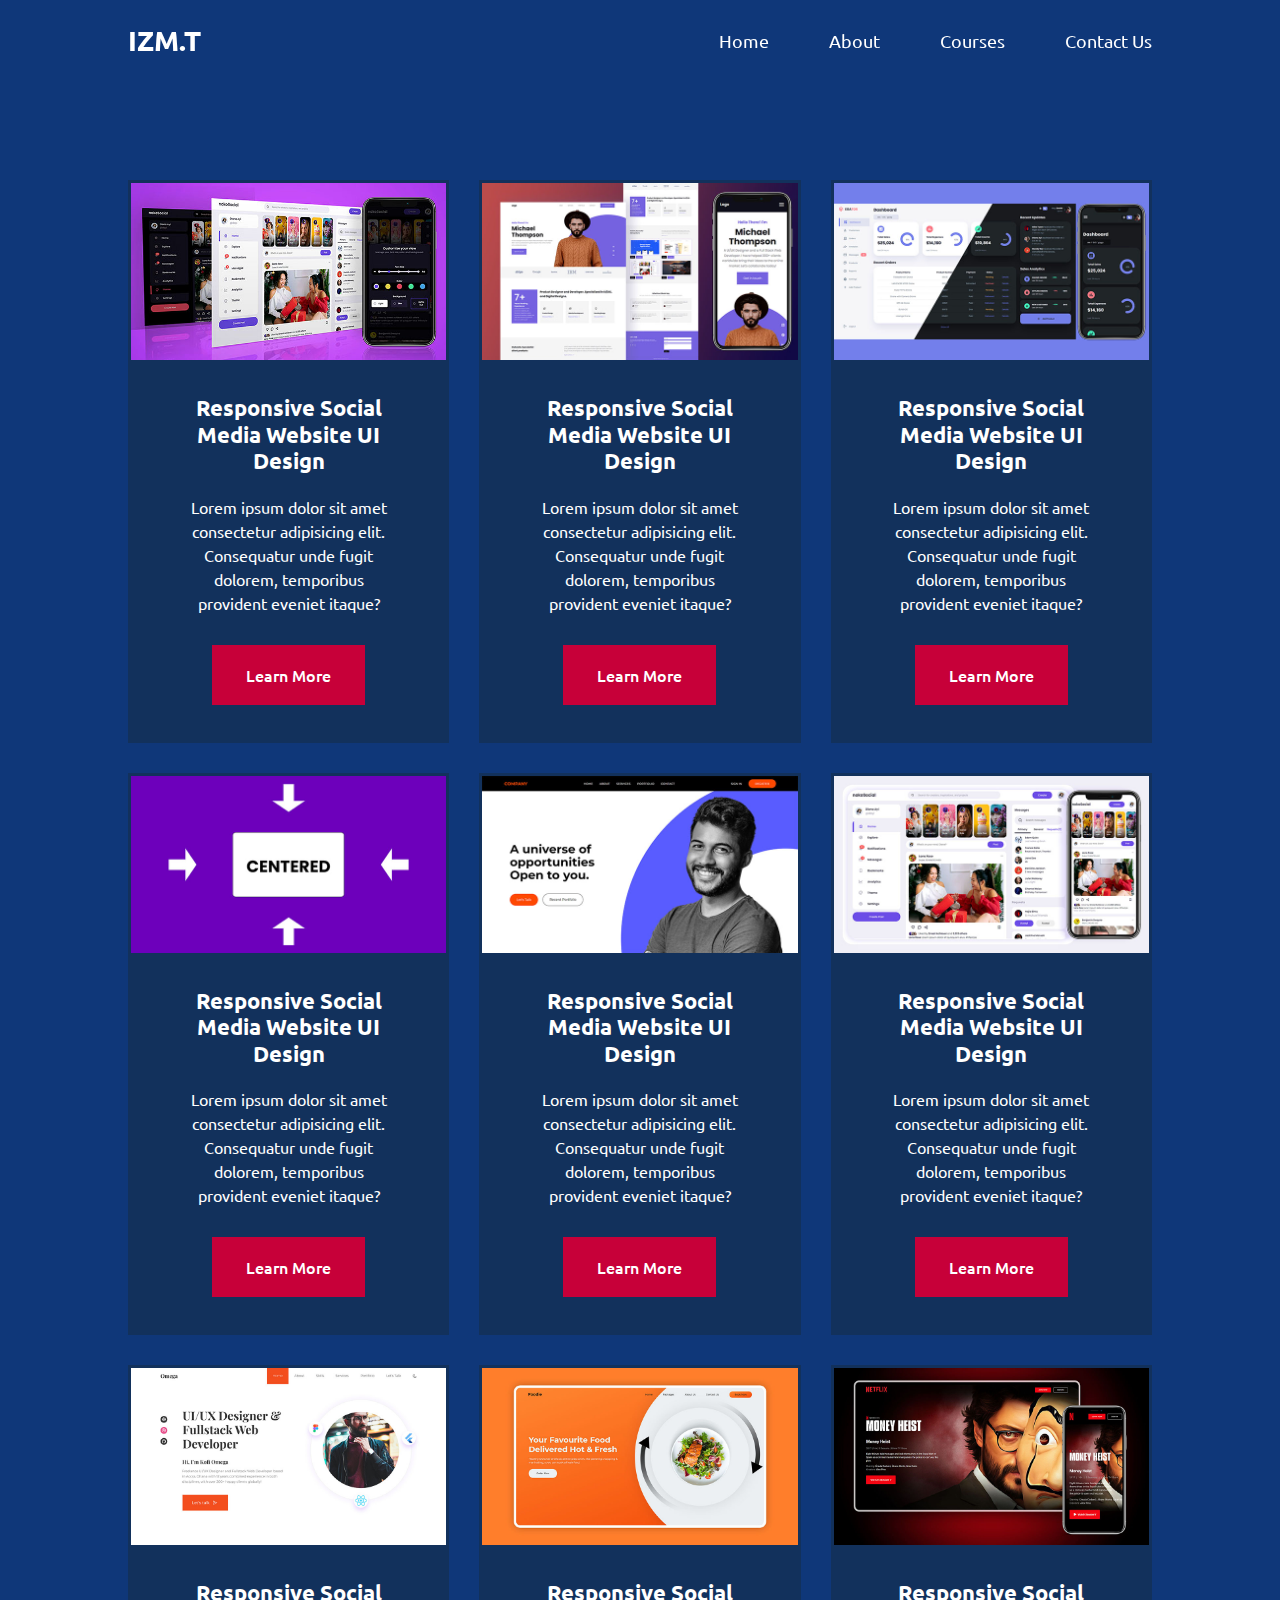
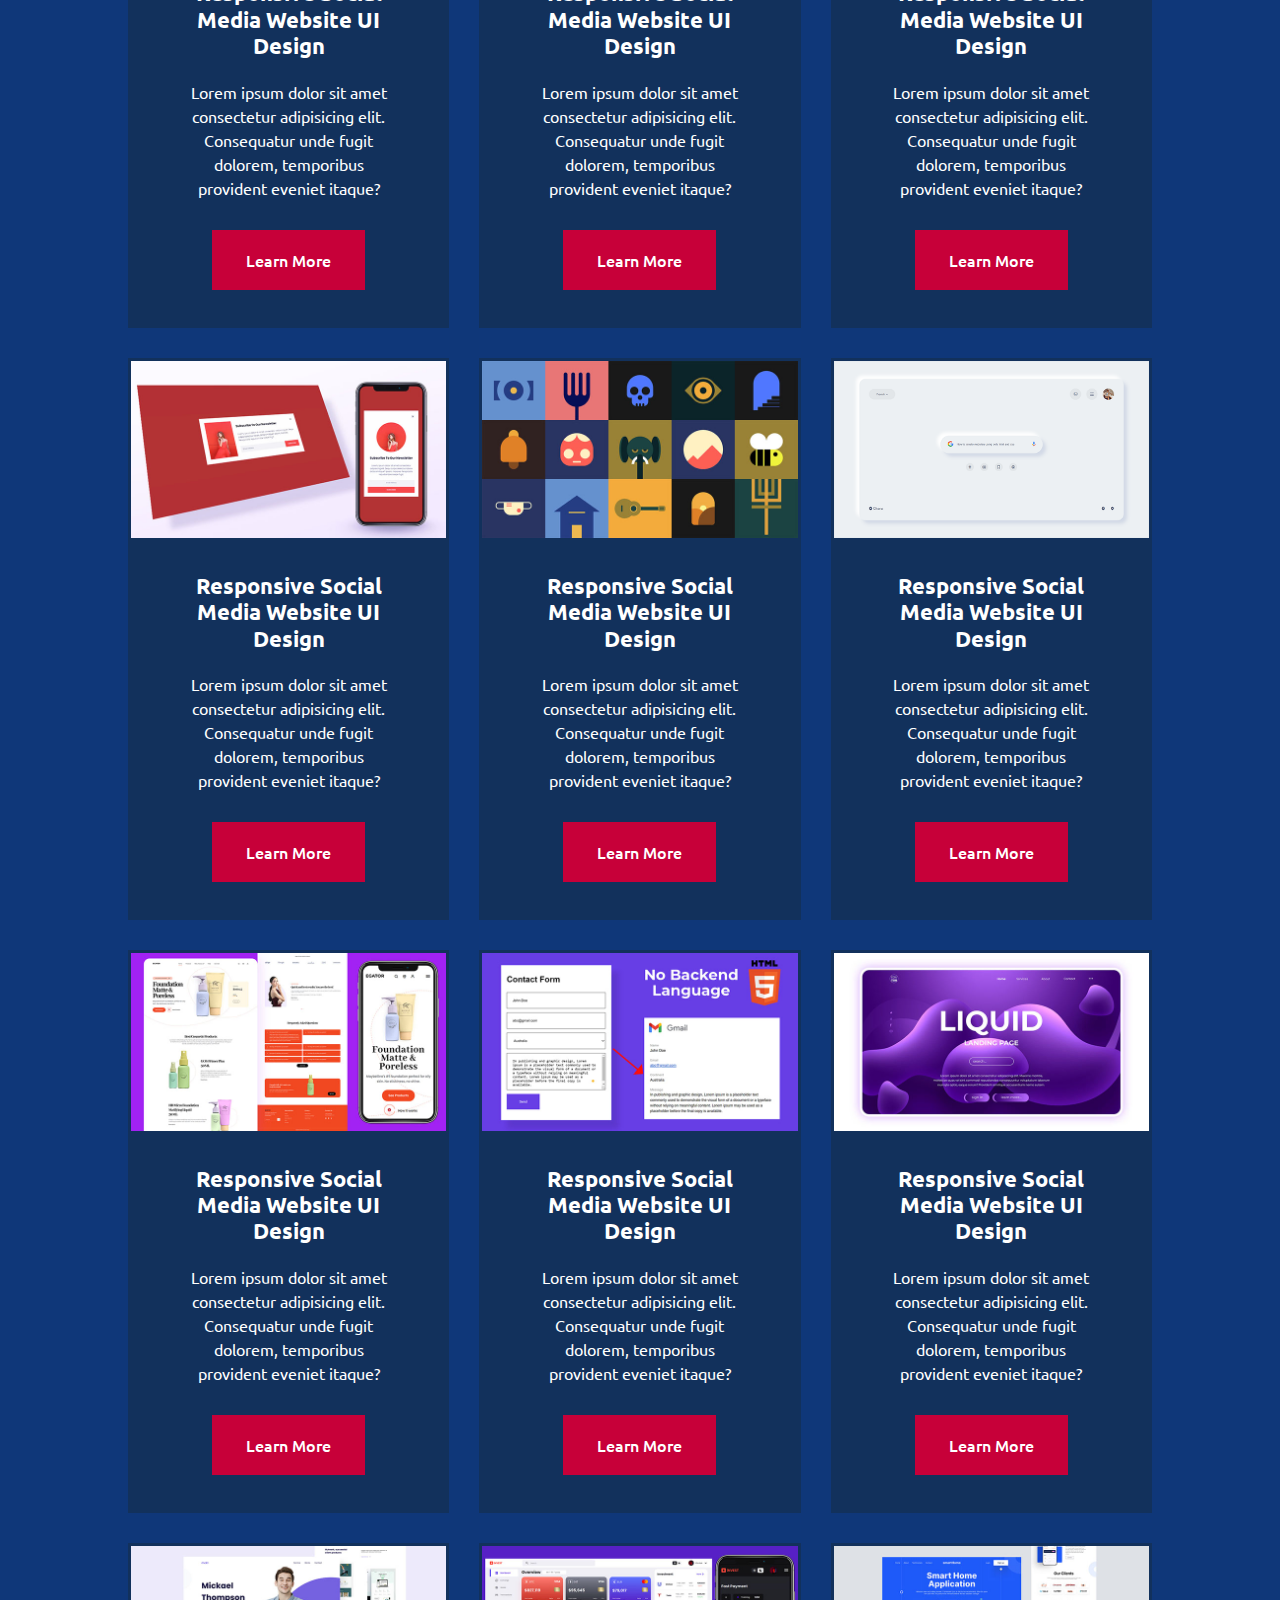
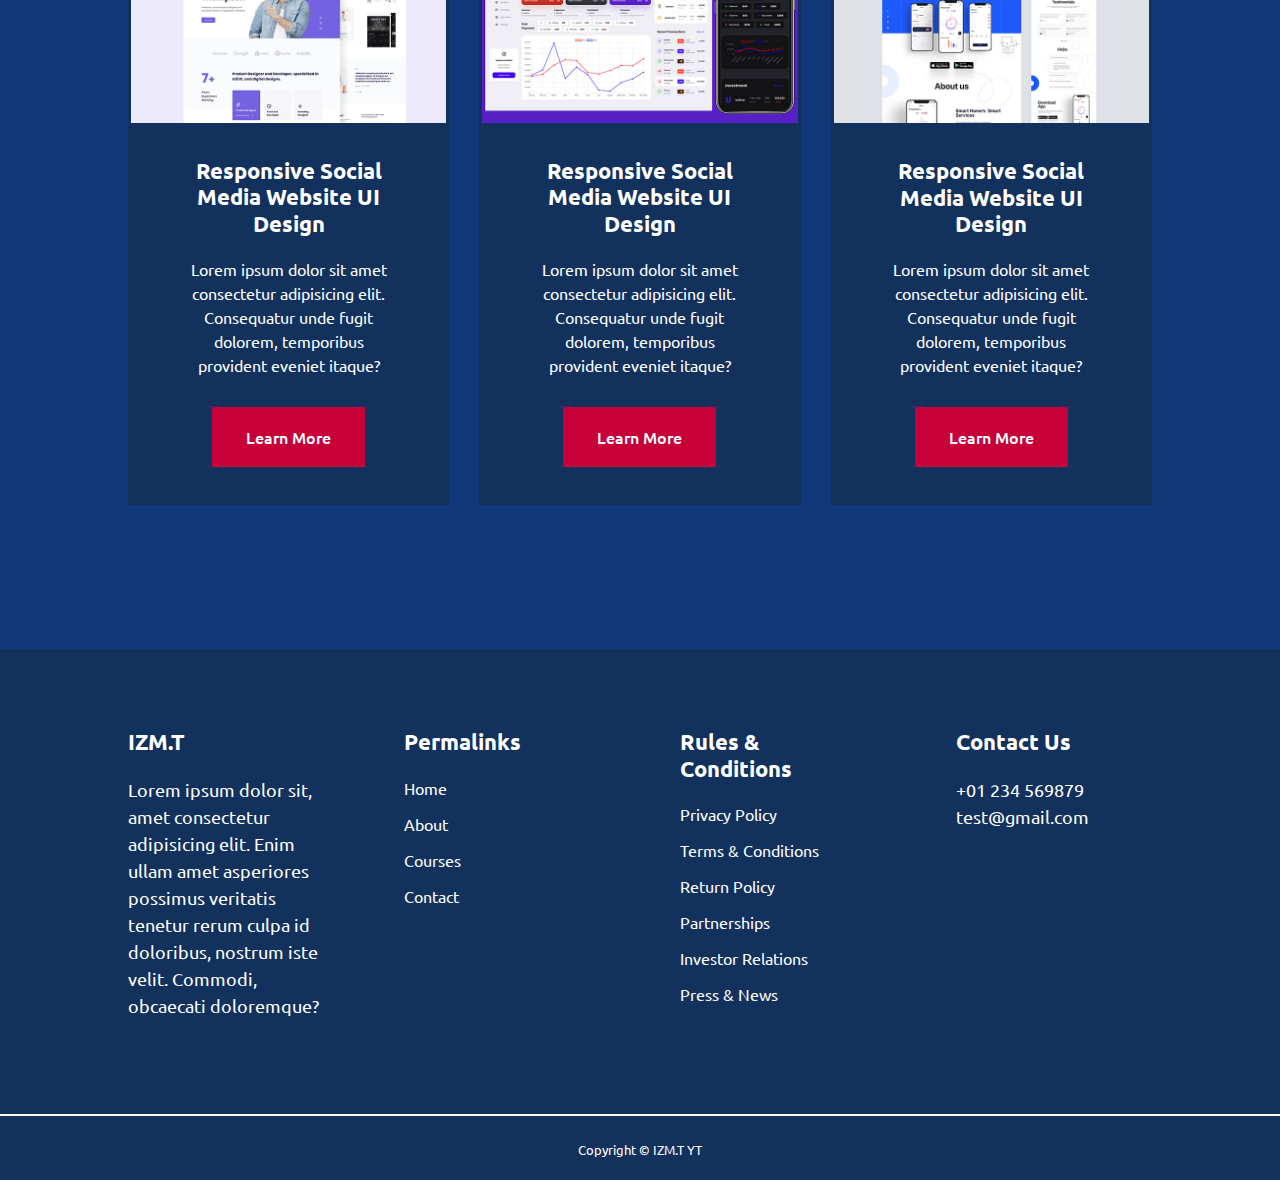
<file: courses.html>
<!DOCTYPE html>
<html lang="en">
<head>
    <meta charset="UTF-8">
    <meta http-equiv="X-UA-Compatible" content="IE=edge">
    <meta name="viewport" content="width=device-width, initial-scale=1.0">
    <title>Multipage Education Website </title>
    <link rel="stylesheet" href="./css/style.css">
    <style>
        .courses {
            margin-top: 100px;
        }
    </style>
    <!----------------- GOOGLE FONTS-UBUNTU ----------------->
    <link rel="preconnect" href="https://fonts.googleapis.com">
    <link rel="preconnect" href="https://fonts.gstatic.com" crossorigin>
    <link href="https://fonts.googleapis.com/css2?family=Nunito:wght@200;400;600&family=Ubuntu:wght@300;400;500;700&display=swap" rel="stylesheet">
    <!-------------------- SWIPERJS CDN ---------------------->
    <link rel="stylesheet" href="https://unpkg.com/swiper@8/swiper-bundle.min.css" />
    <!-- ICONSCOUT CDN -->
    <link rel="stylesheet" href="https://unicons.iconscout.com/release/v2.1.6/css/unicons.css">
</head>
<body>
    <nav>
        <div class="container nav_container">
            <a href="index.html">
                <h3> IZM.T </h3>
            </a>
            <ul class="nav_menu">
                <li><a href="index.html"> Home </a></li>
                <li><a href="about.html"> About </a></li>
                <li><a href="courses.html"> Courses </a></li>
                <li><a href="contact.html"> Contact Us </a></li>
            </ul>
            <button id="open-menu-btn"><i class="uil uil-bars"></i></button>
            <button id="close-menu-btn"><i class="uil uil-times"></i></i></button>
        </div>
    </nav>

    <!----============================END OF NAVBAR ========================== --->

    <section class="courses">
        <!-- <h2> Our Popular Courses </h2> -->
        <div class="container courses_cointainer">
            <article class="courses_details">
                <div class="courses_image">
                    <img src="./images/course1.jpg">
                </div>
                <div class="courses_info">
                    <h4> Responsive Social Media Website UI Design </h4>
                    <p>Lorem ipsum dolor sit amet consectetur adipisicing elit. Consequatur unde fugit dolorem,
                        temporibus provident eveniet itaque?</p>
                    <a href="courses.html" class="btn btn-primary">Learn More</a>
                </div>
            </article>
            <article class="courses_details">
                <div class="courses_image">
                    <img src="./images/course2.jpg">
                </div>
                <div class="courses_info">
                    <h4> Responsive Social Media Website UI Design </h4>
                    <p>Lorem ipsum dolor sit amet consectetur adipisicing elit. Consequatur unde fugit dolorem,
                        temporibus provident eveniet itaque?</p>
                    <a href="courses.html" class="btn btn-primary">Learn More</a>
                </div>
            </article>
            <article class="courses_details">
                <div class="courses_image">
                    <img src="./images/course3.jpg">
                </div>
                <div class="courses_info">
                    <h4> Responsive Social Media Website UI Design </h4>
                    <p>Lorem ipsum dolor sit amet consectetur adipisicing elit. Consequatur unde fugit dolorem,
                        temporibus provident eveniet itaque?</p>
                    <a href="courses.html" class="btn btn-primary">Learn More</a>
                </div>
            </article>
            <article class="courses_details">
                <div class="courses_image">
                    <img src="./images/course4.jpg">
                </div>
                <div class="courses_info">
                    <h4> Responsive Social Media Website UI Design </h4>
                    <p>Lorem ipsum dolor sit amet consectetur adipisicing elit. Consequatur unde fugit dolorem,
                        temporibus provident eveniet itaque?</p>
                    <a href="courses.html" class="btn btn-primary">Learn More</a>
                </div>
            </article>
            <article class="courses_details">
                <div class="courses_image">
                    <img src="./images/course5.jpg">
                </div>
                <div class="courses_info">
                    <h4> Responsive Social Media Website UI Design </h4>
                    <p>Lorem ipsum dolor sit amet consectetur adipisicing elit. Consequatur unde fugit dolorem,
                        temporibus provident eveniet itaque?</p>
                    <a href="courses.html" class="btn btn-primary">Learn More</a>
                </div>
            </article>
            <article class="courses_details">
                <div class="courses_image">
                    <img src="./images/course6.jpg">
                </div>
                <div class="courses_info">
                    <h4> Responsive Social Media Website UI Design </h4>
                    <p>Lorem ipsum dolor sit amet consectetur adipisicing elit. Consequatur unde fugit dolorem,
                        temporibus provident eveniet itaque?</p>
                    <a href="courses.html" class="btn btn-primary">Learn More</a>
                </div>
            </article>
            <article class="courses_details">
                <div class="courses_image">
                    <img src="./images/course7.jpg">
                </div>
                <div class="courses_info">
                    <h4> Responsive Social Media Website UI Design </h4>
                    <p>Lorem ipsum dolor sit amet consectetur adipisicing elit. Consequatur unde fugit dolorem,
                        temporibus provident eveniet itaque?</p>
                    <a href="courses.html" class="btn btn-primary">Learn More</a>
                </div>
            </article>
            <article class="courses_details">
                <div class="courses_image">
                    <img src="./images/course8.jpg">
                </div>
                <div class="courses_info">
                    <h4> Responsive Social Media Website UI Design </h4>
                    <p>Lorem ipsum dolor sit amet consectetur adipisicing elit. Consequatur unde fugit dolorem,
                        temporibus provident eveniet itaque?</p>
                    <a href="courses.html" class="btn btn-primary">Learn More</a>
                </div>
            </article>
            <article class="courses_details">
                <div class="courses_image">
                    <img src="./images/course9.jpg">
                </div>
                <div class="courses_info">
                    <h4> Responsive Social Media Website UI Design </h4>
                    <p>Lorem ipsum dolor sit amet consectetur adipisicing elit. Consequatur unde fugit dolorem,
                        temporibus provident eveniet itaque?</p>
                    <a href="courses.html" class="btn btn-primary">Learn More</a>
                </div>
            </article>
            <article class="courses_details">
                <div class="courses_image">
                    <img src="./images/course10.jpg">
                </div>
                <div class="courses_info">
                    <h4> Responsive Social Media Website UI Design </h4>
                    <p>Lorem ipsum dolor sit amet consectetur adipisicing elit. Consequatur unde fugit dolorem,
                        temporibus provident eveniet itaque?</p>
                    <a href="courses.html" class="btn btn-primary">Learn More</a>
                </div>
            </article>
            <article class="courses_details">
                <div class="courses_image">
                    <img src="./images/course11.jpg">
                </div>
                <div class="courses_info">
                    <h4> Responsive Social Media Website UI Design </h4>
                    <p>Lorem ipsum dolor sit amet consectetur adipisicing elit. Consequatur unde fugit dolorem,
                        temporibus provident eveniet itaque?</p>
                    <a href="courses.html" class="btn btn-primary">Learn More</a>
                </div>
            </article>
            <article class="courses_details">
                <div class="courses_image">
                    <img src="./images/course12.jpg">
                </div>
                <div class="courses_info">
                    <h4> Responsive Social Media Website UI Design </h4>
                    <p>Lorem ipsum dolor sit amet consectetur adipisicing elit. Consequatur unde fugit dolorem,
                        temporibus provident eveniet itaque?</p>
                    <a href="courses.html" class="btn btn-primary">Learn More</a>
                </div>
            </article>
            <article class="courses_details">
                <div class="courses_image">
                    <img src="./images/course13.jpg">
                </div>
                <div class="courses_info">
                    <h4> Responsive Social Media Website UI Design </h4>
                    <p>Lorem ipsum dolor sit amet consectetur adipisicing elit. Consequatur unde fugit dolorem,
                        temporibus provident eveniet itaque?</p>
                    <a href="courses.html" class="btn btn-primary">Learn More</a>
                </div>
            </article>
            <article class="courses_details">
                <div class="courses_image">
                    <img src="./images/course14.jpg">
                </div>
                <div class="courses_info">
                    <h4> Responsive Social Media Website UI Design </h4>
                    <p>Lorem ipsum dolor sit amet consectetur adipisicing elit. Consequatur unde fugit dolorem,
                        temporibus provident eveniet itaque?</p>
                    <a href="courses.html" class="btn btn-primary">Learn More</a>
                </div>
            </article>
            <article class="courses_details">
                <div class="courses_image">
                    <img src="./images/course15.jpg">
                </div>
                <div class="courses_info">
                    <h4> Responsive Social Media Website UI Design </h4>
                    <p>Lorem ipsum dolor sit amet consectetur adipisicing elit. Consequatur unde fugit dolorem,
                        temporibus provident eveniet itaque?</p>
                    <a href="courses.html" class="btn btn-primary">Learn More</a>
                </div>
            </article>
            <article class="courses_details">
                <div class="courses_image">
                    <img src="./images/course16.jpg">
                </div>
                <div class="courses_info">
                    <h4> Responsive Social Media Website UI Design </h4>
                    <p>Lorem ipsum dolor sit amet consectetur adipisicing elit. Consequatur unde fugit dolorem,
                        temporibus provident eveniet itaque?</p>
                    <a href="courses.html" class="btn btn-primary">Learn More</a>
                </div>
            </article>
            <article class="courses_details">
                <div class="courses_image">
                    <img src="./images/course17.jpg">
                </div>
                <div class="courses_info">
                    <h4> Responsive Social Media Website UI Design </h4>
                    <p>Lorem ipsum dolor sit amet consectetur adipisicing elit. Consequatur unde fugit dolorem,
                        temporibus provident eveniet itaque?</p>
                    <a href="courses.html" class="btn btn-primary">Learn More</a>
                </div>
            </article>
            <article class="courses_details">
                <div class="courses_image">
                    <img src="./images/course18.jpg">
                </div>
                <div class="courses_info">
                    <h4> Responsive Social Media Website UI Design </h4>
                    <p>Lorem ipsum dolor sit amet consectetur adipisicing elit. Consequatur unde fugit dolorem,
                        temporibus provident eveniet itaque?</p>
                    <a href="courses.html" class="btn btn-primary">Learn More</a>
                </div>
            </article>
        </div>
    </section>

    <!-- =============================END OF POPULAR COURSES ========================== -->

    <footer>
        <div class="container footer_container">
            <div class="footer_1">
                <a href="index.html" class="footer_logo">
                    <h4> IZM.T </h4>
                </a>
                <p>Lorem ipsum dolor sit, amet consectetur adipisicing elit. Enim ullam amet asperiores possimus
                    veritatis tenetur rerum culpa id doloribus, nostrum iste velit. Commodi, obcaecati doloremque?</p>
            </div>
            <div class="footer_2">
                <h4> Permalinks </h4>
                <ul>
                    <li><a href="index.html">Home </a></li>
                    <li><a href="about.html">About </a></li>
                    <li><a href="courses.html">Courses </a></li>
                    <li><a href="contact.html">Contact </a></li>
                </ul>
            </div>
            <div class="footer_3">
                <h4> Rules & Conditions </h4>
                <ul class="Privacy">
                    <li><a href="#">Privacy Policy </a></li>
                    <li><a href="#">Terms & Conditions </a></li>
                    <li><a href="#">Return Policy </a></li>
                    <li><a href="#">Partnerships </a></li>
                    <li><a href="#">Investor Relations </a></li>
                    <li><a href="#">Press & News </a></li>
                </ul>
            </div>
            <div class="footer_4">
                <h4> Contact Us </h4>
                <div>
                    <p>+01 234 569879 </p>
                    <p>test@gmail.com </p>
                </div>
                <ul class="footer_social">
                    <li>
                        <a href="#"><i class="uil uil-facebook"></i></a>
                    </li>
                    <li>
                        <a href="#"><i class="uil uil-instagram-alt"></i></a>
                    </li>
                    <li>
                        <a href="#"><i class="uil uil-linkedin"></i></a>
                    </li>
                    <li>
                        <a href="#"><i class="uil uil-twitter-alt"></i></a>
                    </li>
                </ul>
            </div>
        </div>
        <div class="footer_copyright">
            <small>Copyright &copy; IZM.T YT </small>
        </div>
    </footer>
    <script src="./main.js"></script>
</body>
</html>
</file>
<file: css/style.css>
* {
    margin: 0;
    padding: 0;
    border: 0;
    outline: 0;
    text-decoration: none;
    list-style: none;
    box-sizing: border-box;
}

:root {
    --color-primary: #2a4d69f7;
    --color-success: #FF5733;
    --color-warning: #FFC300;
    --color-danger: #C70039;
    --color-danger-varient: #590840;
    --color-white: #FFFFFF;
    --color-light: #b0949c;
    --color-black: #000000;
    --color-green: #32CD32;
    --color-brown: #7B3F00;
    --color-red: #FF0000;
    --color-bg: #002b71f0;
    --color-bg1: #13315cf8;
    --color-bg2: #60379a;
    --container-width-lg: 80%;
    --container-width-md: 90%;
    --container-width-sm: 94%;

    --transition: all 400ms ease;
}

body {
    font-family: 'Ubuntu', sans-serif;
    line-height: 1.5;
    color: var(--color-white);
    background: var(--color-bg);
    align-items: flex-start;
}

.container {
    width: var(--container-width-lg);
    margin: 0 auto;
}

section {
    padding: 5rem 0;
}

section {
    text-align: center;
    margin-bottom: 4rem;
}

h1,
h2,
h3,
h4,
h5 {
    line-height: 1.2;
}

h1 {
    font-size: 40px;
}

h2 {
    font-size: 34px;
}

h3 {
    font-size: 28px;
}

h4 {
    font-size: 22px;
}

p {
    font-size: 18px;
}

a {
    color: var(--color-white);
}

img {
    width: 100%;
    display: block;
    object-fit: cover;
}

.btn {
    display: inline-block;
    background: var(--color-white);
    color: var(--color-black);
    padding: 16px 32px;
    border: 2px solid transparent;
    font-weight: 500;
    transition: var(--transition);
}

.btn:hover {
    background: transparent;
    color: var(--color-success);
    border-color: var(--color-success);
}

.btn-primary {
    background: var(--color-danger);
    color: var(--color-white);
}

/* ========================== NAVBAR ====================== */

nav {
    background: transparent;
    width: 100vw;
    height: 80px;
    position: fixed;
    top: 0;
    z-index: 11;
}

/* Change navbar styles on scroll using Javascript */

.window-scroll {
    background: var(--color-primary);
    box-shadow: 0 15px 30px rgba(0, 0, 0, 0.4);
}

.nav_container {
    height: 100%;
    display: flex;
    justify-content: space-between;
    align-items: center;
}

nav button {
    display: none;
}

.nav_menu {
    display: flex;
    align-items: center;
    gap: 60px;
}

.nav_menu a {
    font-size: 18px;
    transition: all 400ms ease;

}

.nav_menu a:hover {
    color: var(--color-bg2);
    transition: var(--transition);
    font-weight: 900;
}

/* ========================== HEADER ====================== */

header {
    position: relative;
    top: 80px;
    overflow: hidden;
    height: 70vh;
    margin-bottom: 80px;
}

.header_container {
    display: grid;
    grid-template-columns: 1fr 1.5fr;
    align-items: center;
    gap: 80px;
    height: 100%;
}

.header_left p {
    margin: 15px 0 30px;
}

/* ========================== CATEGORIES ====================== */

.categories {
    background: var(--color-bg1);
    height: 450px;
}

.categories h1 {
    line-height: 1;
    margin-bottom: 40px;
}

.categories_container {
    display: grid;
    grid-template-columns: 40% 60%;
    /* gap: 70px; */
}

.categories_left {
    margin-right: 60px;
    text-align: start;
}

.categories_left p {
    margin: 15px 0 50px;
}

.category_icon i {
    font-size: 25px;
}

.categories_right {
    display: grid;
    grid-template-columns: repeat(3, 1fr);
    gap: 20px;
}

.category {
    background: var(--color-bg2);
    padding: 30px;
    border-radius: 25px;
    transition: var(--transition);
}

.category:hover {
    box-shadow: 0 50px 50px rgba(0, 0, 0, 0.4);
    z-index: 1;
}

.category:nth-child(2) .category_icon {
    background: var(--color-danger);
}

.category:nth-child(3) .category_icon {
    background: var(--color-warning);
}

.category:nth-child(4) .category_icon {
    background: var(--color-success);
}

.category:nth-child(5) .category_icon {
    background: var(--color-green);
}

.category:nth-child(6) .category_icon {
    background: var(--color-brown);
}

.category_icon {
    background: var(--color-primary);
    padding: 15px;
    border-radius: 15px;
}

.category h4 {
    margin: 30px 0 15px;
}

.category p {
    font-size: 16px;
}

/* ========================== POPULAR COURSES ====================== */

.courses {
    margin-top: 160px;
}
.courses h2 {
    margin-bottom: 50px;
}

.courses_cointainer {
    display: grid;
    grid-template-columns: repeat(3, 1fr);
    gap: 30px;
}

.courses_details {
    background: var(--color-bg1);
    text-align: center;
    border: 3px solid transparent;
    transition: var(--transition);
}

.courses_details:hover {
    background: transparent;
    border-color: var(--color-primary);
}

.courses_info {
    padding: 35px;
}

.courses_info p {
    margin: 20px 15px 30px;
    font-size: 16px;
}

/* ========================== FAQS ====================== */

.faqs {
    background: var(--color-bg1);
    box-shadow: inset 0 0 50px rgba(0, 0, 0, 0.4);

}

.faqs_container {
    display: grid;
    grid-template-columns: 1fr 1fr;
    gap: 20px;
}

.faq {
    padding: 30px;
    display: flex;
    align-items: center;
    gap: 25px;
    height: fit-content;
    background: var(--color-primary);
    cursor: pointer;
}
.faqs h2 {
    padding: 60px 0;
}

.faq h4 {
    font-size: 20px;
    line-height: 2;
}

.faqs_icon {
    align-self: flex-start;
    font-size: 25px;
}

.faq p {
    margin-top: 20px;
    display: none;
}

.faq.open p {
    display: block;
}
.faq.open .questions_answer {
    text-align: start;
}

/* ========================== TESTIMONIALS ====================== */

.testimonial_container {
    overflow-x: hidden;
    position: relative;
    margin-bottom: 40px;
}
.testimonial_container h2 {
    padding-bottom: 30px;
}

.testimonial {
    padding-top: 20px;
}

.avatar {
    width: 70px;
    height: 70px;
    border-radius: 50%;
    overflow: hidden;
    margin: 0 auto 15px;
    border: 15px solid var(--color-bg1);
}

.testimonial_info {
    text-align: center;
}

.testimonial_body {
    background: var(--color-primary);
    padding: 35px;
    margin-top: 45px;
}

.testimonial_body::before {
    content: "";
    display: block;
    background: linear-gradient(-225deg, transparent, var(--color-primary), var(--color-primary), var(--color-primary));
    width: 45px;
    height: 45px;
    position: absolute;
    left: 50%;
    transform: rotate(45deg);
    margin-top: -57px;
}
.swiper-pagination {
    margin-bottom: -60px;
    
}

/* ========================== FOOTER ====================== */

footer {
    background: var(--color-bg1);
    padding-top: 80px;
    font-size: 16px;
}

.footer_container {
    display: grid;
    grid-template-columns: repeat(4, 1fr);
    gap: 80px;
}

.footer_container>div h4 {
    margin-bottom: 20px;
}

.footer_1 p {
    margin: 0 0 30px;
}

footer ul li {
    margin-bottom: 12px;
}

footer ul li a:hover {
    text-decoration: underline;
}

.footer_social {
    display: flex;
    gap: 15px;
    font-size: 22px;
    margin-top: 30px;
}

.footer_copyright {
    text-align: center;
    margin-top: 65px;
    padding: 20px 0;
    border-top: 2px solid var(--color-white);
}

/* ========================== MEDIA QUERIES (TABLETS) ====================== */

@media screen and (max-width:1024px) {
    .container {
        width: var(--container-width-md);
    }

    h1 {
        font-size: 35px;
    }

    h2 {
        font-size: 28px;
    }

    h3 {
        font-size: 22px;
    }

    h4 {
        font-size: 20px;
    }

    /* ========================== NAVBAR ====================== */
    nav button {
        display: inline-block;
        background: transparent;
        font-size: 30px;
        color: var(--color-white);
        cursor: pointer;
    }

    nav button#close-menu-btn {
        display: none;
    }

    .nav_menu {
        position: fixed;
        top: 80px;
        right: 5%;
        height: fit-content;
        width: 290px;
        flex-direction: column;
        gap: 0;
        display: none;
    }

    .nav_menu li {
        width: 100%;
        height: 95px;
        animation: animateNavItems 400ms linear forwards;
        transform-origin: top right;
        opacity: 0;
    }

    .nav_menu li:nth-child(2) {
        animation-delay: 200ms;
    }

    .nav_menu li:nth-child(3) {
        animation-delay: 400ms;
    }

    .nav_menu li:nth-child(4) {
        animation-delay: 600ms;
    }

    @keyframes animateNavItems {
        0% {
            transform: rotateZ(-90deg);
        }

        100% {
            transform: rotateZ(0);
            opacity: 1;
        }
    }

    .nav_menu li a {
        background: var(--color-primary);
        box-shadow: -65px 95px 160px rgba(0, 0, 0, 0.4);
        width: 100%;
        height: 100%;
        display: grid;
        place-items: center;
    }

    .nav_menu li a:hover {
        background: var(--color-bg2);
        color: var(--color-white);
    }

    /* ========================== HEADER ====================== */

    header {
        height: 55vh;
        margin-bottom: 50px;
    }

    .header_container {
        gap: 0;
        padding-bottom: 50px;
    }

    /* ========================== CATEGORIES ====================== */
    .categories {
        height: auto;
    }

    .categories_container {
        grid-template-columns: 1fr;
        gap: 30px;
    }

    .categories_left {
        margin-right: 0;
    }

    /* ========================== POPULAR COURSES ====================== */
    .courses {
        margin-top: 0;
    }

    .courses h2 {
        padding-bottom: 50px;
    }

    .courses_cointainer {
        grid-template-columns: 1fr 1fr;
    }

    /* ========================== FAQS ====================== */
    .faqs {
        padding-bottom: 50px;
    }

    .faqs_container {
        grid-template-columns: 1fr;
    }

    /* ========================== FOOTER ====================== */
    .footer_container {
        grid-template-columns: 1fr 1fr;
    }
}

    /* ========================== MEDIA QUERIES (PHONE) ====================== */
@media screen and (max-width: 600px) {
    .container {
        width: var(--container-width-sm);
    }

    /* ========================== NAVBAR ====================== */
    .nav_menu {
        right: 3%;
    }

    /* ========================== HEADER ====================== */

    header {
        height: 110vh;
    }

    .header_container {
        grid-template-columns: 1fr;
        text-align: center;
        margin-top: 60px;
    }

    .header_left p {
        margin-bottom: 40px;
    }

    .header_right img {
        margin-bottom: 40px;
    }

    /* ========================== CATEGORIES ====================== */
    .categories_right {
        grid-template-columns: 1fr 1fr;
        gap: 12px;

    }

    .category {
        padding: 15px;
        border-radius: 15px;
    }

    .category_icon {
        margin-top: 5px;
        display: inline-block;

    }

    /* ========================== POPULAR COURSES ====================== */
    .courses_cointainer {
        grid-template-columns: 1fr;
    }

    /* ========================== TESTIMONIAL ====================== */
    .testimonial_body {
        padding-left: 0 30px;
    }

    /* ========================== FOOTER ====================== */
    .footer_container {
        grid-template-columns: 1fr;
        text-align: center;
    }

    .footer_1 p {
        margin: 15px auto;
    }

    .footer_2 {
        margin-top: -80px;
    }

    .footer_3 {
        margin-top: -50px;
    }

    .footer_4 {
        margin-top: -50px;
    }

    .footer_social {
        justify-content: center;
    }

}
</file>
<file: css/about.css>
* {
    overflow-x: hidden;
}

/*======================= ACHIEVEMENTS =====================*/

.about_achievements {
    margin-top: 50px;
}

.about_achievements-container {
    display: grid;
    grid-template-columns: 40% 60%;
    gap: 40px;
}

.about-right h1 {
    text-align: start;
}
.about-right {
    margin-top: 80px;
}
.about-right>p {
    margin: 25px 0 60px;
    text-align: start;
}

.achievements_cards {
    display: grid;
    grid-template-columns: repeat(3, 1fr);
    gap: 40px;
}

.achievements_card {
    background: var(--color-bg1);
    padding: 25px;
    border-radius: 15px;
    text-align: center;
    transition: var(--transition);
}

.achievements_card:hover {
    background: var(--color-bg2);
    box-shadow: 0 50px 50px rgba(0, 0, 0, 0.2);
}

.achievements_icon {
    background: var(--color-danger);
    padding: 12px;
    border-radius: 15px;
    display: inline-block;
    margin-bottom: 30px;
    font-size: 35px;

}

.achievements_card:nth-child(2) .achievements_icon {
    background: var(--color-green);
}

.achievements_card:nth-child(3) .achievements_icon {
    background: var(--color-brown);
}

.achievements_card p {
    padding-top: 10px;
}

/*======================= TEAMS =====================*/

section.team {
    margin-bottom: 0;
}
.team h2 {
    margin-bottom: 60px;
}

.team {
    background: var(--color-bg2);
    box-shadow: inset 0 0 50px rgba(0, 0, 0, 0.5);

}

.team_container {
    display: grid;
    grid-template-columns: repeat(4, 1fr);
    gap: 30px;
}

.team_member {
    background: var(--color-bg);
    border: 3px solid transparent;
    padding: 30px;
    transition: var(--transition);
    position: relative;
    overflow: hiddden;
}

.team_member:hover {
    background: transparent;
    border-color: var(--color-bg);
}

.team_member-image img {
    filter: saturate(0);
}

.team_member:hover img {
    filter: saturate(1);
}

.team_member-info {
    color: var(--color-light);
}

.social_icons {
    position: absolute;
    top: 50%;
    transform: translateY(-50%);
    right: -100%;
    display: flex;
    flex-direction: column;
    background: var(--color-primary);
    border-radius: 15px 0 0 15px;
    box-shadow: -2rem 0 2rem rgba(0, 0, 0, 0.5);
    transition: var(--transition);
}

.social_icons a {
    padding: 15px;
}

.team_member:hover .social_icons {
    right: 0;
}

/*=======================  MEDIA QUERIES (TABLETS) =====================*/

@media screen and (max-width: 1024px) {

    .about_achievements {
        margin-top: 30px;
    }

    .about_achievements-container {
        grid-template-columns: 1fr;
        gap: 65px;
    }

    .about-left {
        width: 80%;
        margin: 0 auto;
    }

    .team_container {
        grid-template-columns: repeat(3, 1fr);
        gap: 25px;
    }

    .team_member {
        padding: 15px;
    }
}

/*=======================  MEDIA QUERIES (PHONE) =====================*/

@media screen and (max-width:680px) {
    .achievements_cards {
        grid-template-columns: 1fr 1fr;
        gap: 10px;
    }

    .team_container {
        grid-template-columns: 1fr 1fr;
        gap: 10px;
    }

    .team_member {
        padding: 0;
    }

    .team_member-info h4 {
        margin: 15px auto;
    }

    .team_member-info p {
        margin-bottom: 25px;
    }
}
</file>
<file: css/contact.css>
.contact_container {
    background: var(--color-bg1);
    padding: 65px;
    display: grid;
    grid-template-columns: 40% 55%;
    gap: 150px;
    height: 500px;
    margin: 115px auto;
    border-radius: 15px;
}

/* ------==============================  Aside ========================------ */
.contact_aside {
    background: var(--color-primary);
    padding: 50px 20px;
    border-radius: 15px;
    position: relative;
    bottom: 150px;
    margin: 0 20px;
}

.aside_image {
    width: 250px;
    margin-bottom: 30px;
}

.contact_aside h2 {
    margin-bottom: 15px;
    text-align: left;
    font-size: 28px;
}

.contact_aside p {
    font-size: 16px;
    margin-bottom: 15px;
    text-align: left;
}

.contact_details li {
    display: flex;
    gap: 15px;
    /* align-items: center; */
    margin-bottom: 15px;
}

.contact_socials {
    display: flex;
    gap: 15px;
    margin-top: 25px;
}

.contact_socials a {
    background: var(--color-bg);
    border-radius: 50%;
    font-size: 18px;
    padding: 10px;
    transition: var(--transition);
}

.contact_socials a:hover {
    background: transparent;
    border: 3px solid var(--color-white);
}

/* ------==============================  Form ========================------ */
form {
    display: flex;
    flex-direction: column;
    gap: 20px;
    margin-right: 120px;

}

.form_name {
    display: flex;
    gap: 20px;
}

form input[type="text"] {
    width: 50%;
}

input,
textarea {
    padding: 18px;
    background: var(--color-bg);
    color: var(--color-white);
    width: 100%;
}

form .btn {
    width: max-content;
    cursor: pointer;
    margin-top: 15px;
}

/* ========================== MEDIA QUERIES (TABLETS) ====================== */

@media screen and (max-width:1024px) {
    .contact {
        padding-bottom: 0;
    }

    .contact_container {
        gap: 50px;
        margin-top: 45px;
        height: auto;
        padding: 1.5rem;
    }

    .contact_aside {
        width: auto;
        padding: 20px;
        /* margin-top: 10px; */
        bottom: 0;
    }

    form {
        align-self: center;
        margin-right: 20px;
    }
}

/* ========================== MEDIA QUERIES (phone) ====================== */

@media screen and (max-width: 650px) {
    .contact_container {
        grid-template-columns: 1fr;
        gap: 65px;
        margin-top: 60px;
        padding-top: 30px;
    }

    form {
        margin: 0 25px 50px;
    }

    .form_name {
        flex-direction: column;
    }

    form input[type="text"] {
        width: 100%;
    }
}
</file>
